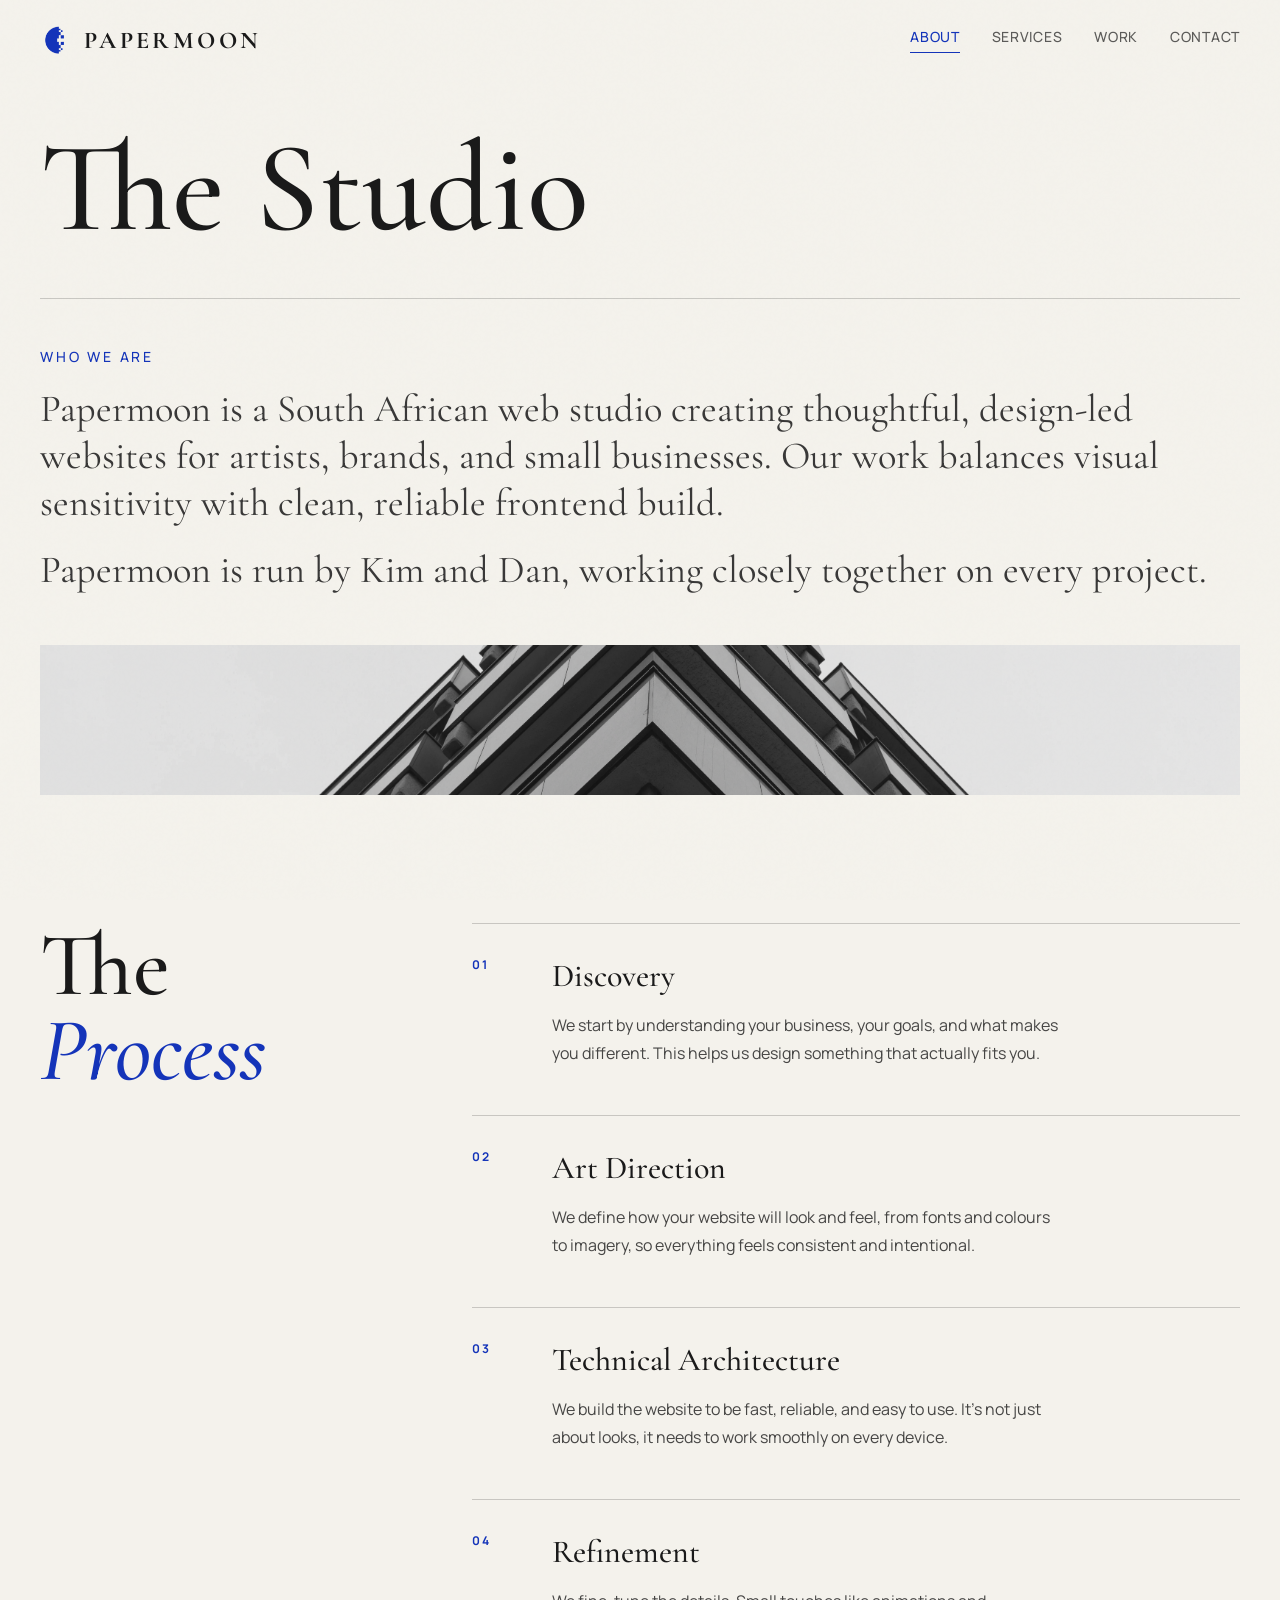
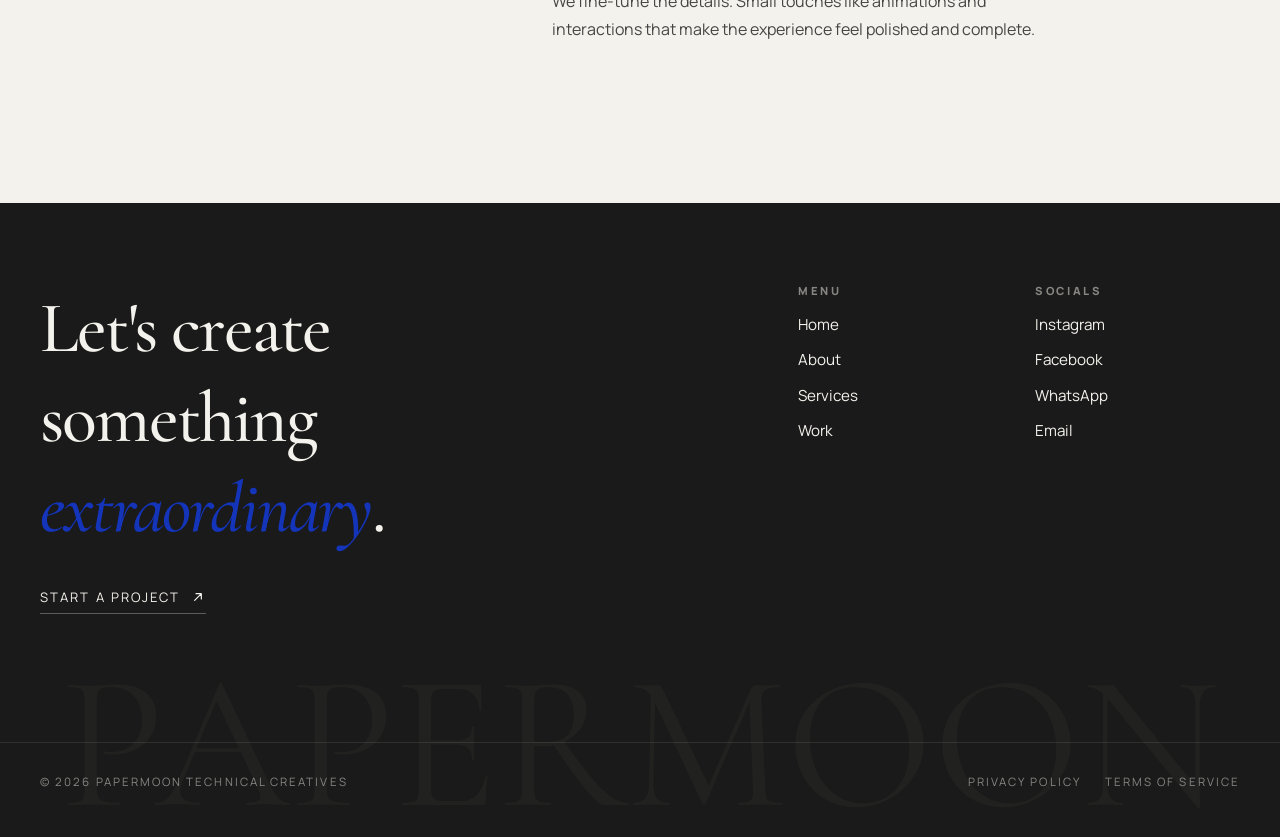
<file: about.html>
<!DOCTYPE html>
<html lang="en">
  <head>
    <meta charset="UTF-8" />
    <meta name="viewport" content="width=device-width, initial-scale=1.0" />
    <title>About | Papermoon</title>
    <meta
      name="description"
      content="Learn about Papermoon's philosophy, process, and approach to expressive digital design."
    />
    <link rel="preconnect" href="https://fonts.googleapis.com" />
    <link rel="preconnect" href="https://fonts.gstatic.com" crossorigin />
    <link
      href="https://fonts.googleapis.com/css2?family=Cormorant+Garamond:ital,wght@0,300;0,400;0,500;0,600;0,700;1,400;1,600&family=Manrope:wght@300;400;500;600;700;800&display=swap"
      rel="stylesheet"
    />
    <script async src="https://www.googletagmanager.com/gtag/js?id=G-HJ17RWFWDP"></script>
    <script>
      window.dataLayer = window.dataLayer || [];
      function gtag() {
        dataLayer.push(arguments);
      }
      gtag("js", new Date());

      gtag("config", "G-HJ17RWFWDP");
    </script>
    <link rel="icon" type="image/png" href="./pics/Papermoon%20logo.png" />
    <link rel="stylesheet" href="styles.css" />
  </head>
  <body>
    <div class="site-noise" aria-hidden="true"></div>

    <header class="site-header is-light" id="top">
      <div class="container header-inner">
        <a class="brand" href="index.html#home" aria-label="Papermoon home">
          <img src="./pics/Papermoon%20logo.png" alt="Papermoon logo" class="brand-logo" />
          <span class="brand-text">Papermoon</span>
        </a>

        <nav class="site-nav" aria-label="Primary">
          <a href="about.html" data-nav-link="about">About</a>
          <a href="services.html" data-nav-link="services">Services</a>
          <a href="work.html" data-nav-link="work">Work</a>
          <a href="contact.html" data-nav-link="contact">Contact</a>
        </nav>

        <button
          class="mobile-menu-toggle"
          type="button"
          aria-label="Toggle menu"
          aria-expanded="false"
          aria-controls="mobile-menu"
        >
          <svg class="menu-icon menu-icon-open" viewBox="0 0 24 24" fill="none" aria-hidden="true">
            <path
              d="M4 7h16M4 12h16M4 17h16"
              stroke="currentColor"
              stroke-width="1.8"
              stroke-linecap="round"
            />
          </svg>
          <svg class="menu-icon menu-icon-close" viewBox="0 0 24 24" fill="none" aria-hidden="true">
            <path
              d="M6 6l12 12M18 6L6 18"
              stroke="currentColor"
              stroke-width="1.8"
              stroke-linecap="round"
            />
          </svg>
        </button>
      </div>
    </header>

    <div class="mobile-menu-backdrop" aria-hidden="true"></div>
    <aside class="mobile-menu" id="mobile-menu" aria-hidden="true">
      <nav class="mobile-menu-nav" aria-label="Mobile primary">
        <a href="about.html" class="mobile-menu-link" data-nav-link="about">About</a>
        <a href="services.html" class="mobile-menu-link" data-nav-link="services">Services</a>
        <a href="work.html" class="mobile-menu-link" data-nav-link="work">Work</a>
        <a href="contact.html" class="mobile-menu-link" data-nav-link="contact">Contact</a>
      </nav>
    </aside>

    <main class="page-shell">
      <div class="theme-section" data-theme="light">
        <section class="about-page" data-nav-section="about">
          <div class="container">
            <header class="about-header">
              <h1 class="about-title reveal-load">The Studio</h1>

              <div class="about-philosophy">
                <div class="about-philosophy-layout">
                  <div class="about-philosophy-copy reveal-up">
                    <p class="about-kicker">Who We Are</p>
                    <p class="about-philosophy-intro">
                      Papermoon is a South African web studio creating thoughtful,
                      design-led websites for artists, brands, and small businesses. Our
                      work balances visual sensitivity with clean, reliable frontend build.
                    </p>
                    <p class="about-philosophy-intro">
                      Papermoon is run by Kim and Dan, working closely together on every project.
                    </p>
                  </div>

                  <div class="about-philosophy-card reveal-up" style="--reveal-delay: 90ms;">
                    <img src="./pics/about.webp" alt="Papermoon studio" />
                  </div>
                </div>
              </div>
            </header>

            <section class="about-process">
              <div class="about-process-layout">
                <div class="about-process-title-wrap">
                  <h2 class="about-process-title">
                    The <br />
                    <span>Process</span>
                  </h2>
                </div>

                <div class="about-process-steps">
                  <article class="about-process-step reveal-up" style="--reveal-delay: 0ms;">
                    <span class="about-step-number">01</span>
                    <div class="about-step-copy">
                      <h3>Discovery</h3>
                      <p>
                        We start by understanding your business, your goals, and what makes you
                        different. This helps us design something that actually fits you.
                      </p>
                    </div>
                  </article>

                  <article class="about-process-step reveal-up" style="--reveal-delay: 90ms;">
                    <span class="about-step-number">02</span>
                    <div class="about-step-copy">
                      <h3>Art Direction</h3>
                      <p>
                        We define how your website will look and feel, from fonts and colours to
                        imagery, so everything feels consistent and intentional.
                      </p>
                    </div>
                  </article>

                  <article class="about-process-step reveal-up" style="--reveal-delay: 180ms;">
                    <span class="about-step-number">03</span>
                    <div class="about-step-copy">
                      <h3>Technical Architecture</h3>
                      <p>
                        We build the website to be fast, reliable, and easy to use. It's not just
                        about looks, it needs to work smoothly on every device.
                      </p>
                    </div>
                  </article>

                  <article class="about-process-step reveal-up" style="--reveal-delay: 270ms;">
                    <span class="about-step-number">04</span>
                    <div class="about-step-copy">
                      <h3>Refinement</h3>
                      <p>
                        We fine-tune the details. Small touches like animations and interactions
                        that make the experience feel polished and complete.
                      </p>
                    </div>
                  </article>
                </div>
              </div>
            </section>
          </div>
        </section>
      </div>
    </main>

    <div class="theme-section" data-theme="dark">
      <footer class="site-footer" id="contact">
        <div class="texture-noise footer-noise" aria-hidden="true"></div>
        <div class="container footer-inner">
          <div class="footer-top">
            <div class="footer-cta reveal-up">
              <h2>
                Let's create <br />
                something <span>extraordinary<span class="footer-period">.</span></span>
              </h2>
              <a class="footer-project-link" href="contact.html">
                <span>Start a project</span>
                <svg viewBox="0 0 24 24" fill="none" aria-hidden="true">
                  <path
                    d="M7 17L17 7M9 7h8v8"
                    stroke="currentColor"
                    stroke-width="1.8"
                    stroke-linecap="round"
                    stroke-linejoin="round"
                  />
                </svg>
              </a>
            </div>

            <div class="footer-links">
              <div class="footer-column reveal-up" style="--reveal-delay: 100ms;">
                <p>Menu</p>
                <ul>
                  <li><a href="index.html#home">Home</a></li>
                  <li><a href="about.html">About</a></li>
                  <li><a href="services.html">Services</a></li>
                  <li><a href="work.html">Work</a></li>
                </ul>
              </div>

              <div class="footer-column reveal-up" style="--reveal-delay: 180ms;">
                <p>Socials</p>
                <ul>
                  <li><a href="https://www.instagram.com/papermoonweb/">Instagram</a></li>
                  <li><a href="https://www.facebook.com/profile.php?id=61577559519115">Facebook</a></li>
                  <li><a href="https://wa.me/27833783848">WhatsApp</a></li>
                  <li><a href="mailto:kimstadtherr@gmail.com">Email</a></li>
                </ul>
              </div>
            </div>
          </div>

          <div class="footer-bottom">
            <p>&copy; <span id="year"></span> Papermoon Technical Creatives</p>
            <div class="footer-legal">
              <a href="privacy.html">Privacy Policy</a>
              <a href="terms.html">Terms of Service</a>
            </div>
          </div>

          <div class="footer-background-word" aria-hidden="true">PAPERMOON</div>
        </div>
      </footer>
    </div>

    <script src="script.js"></script>
  </body>
</html>
</file>
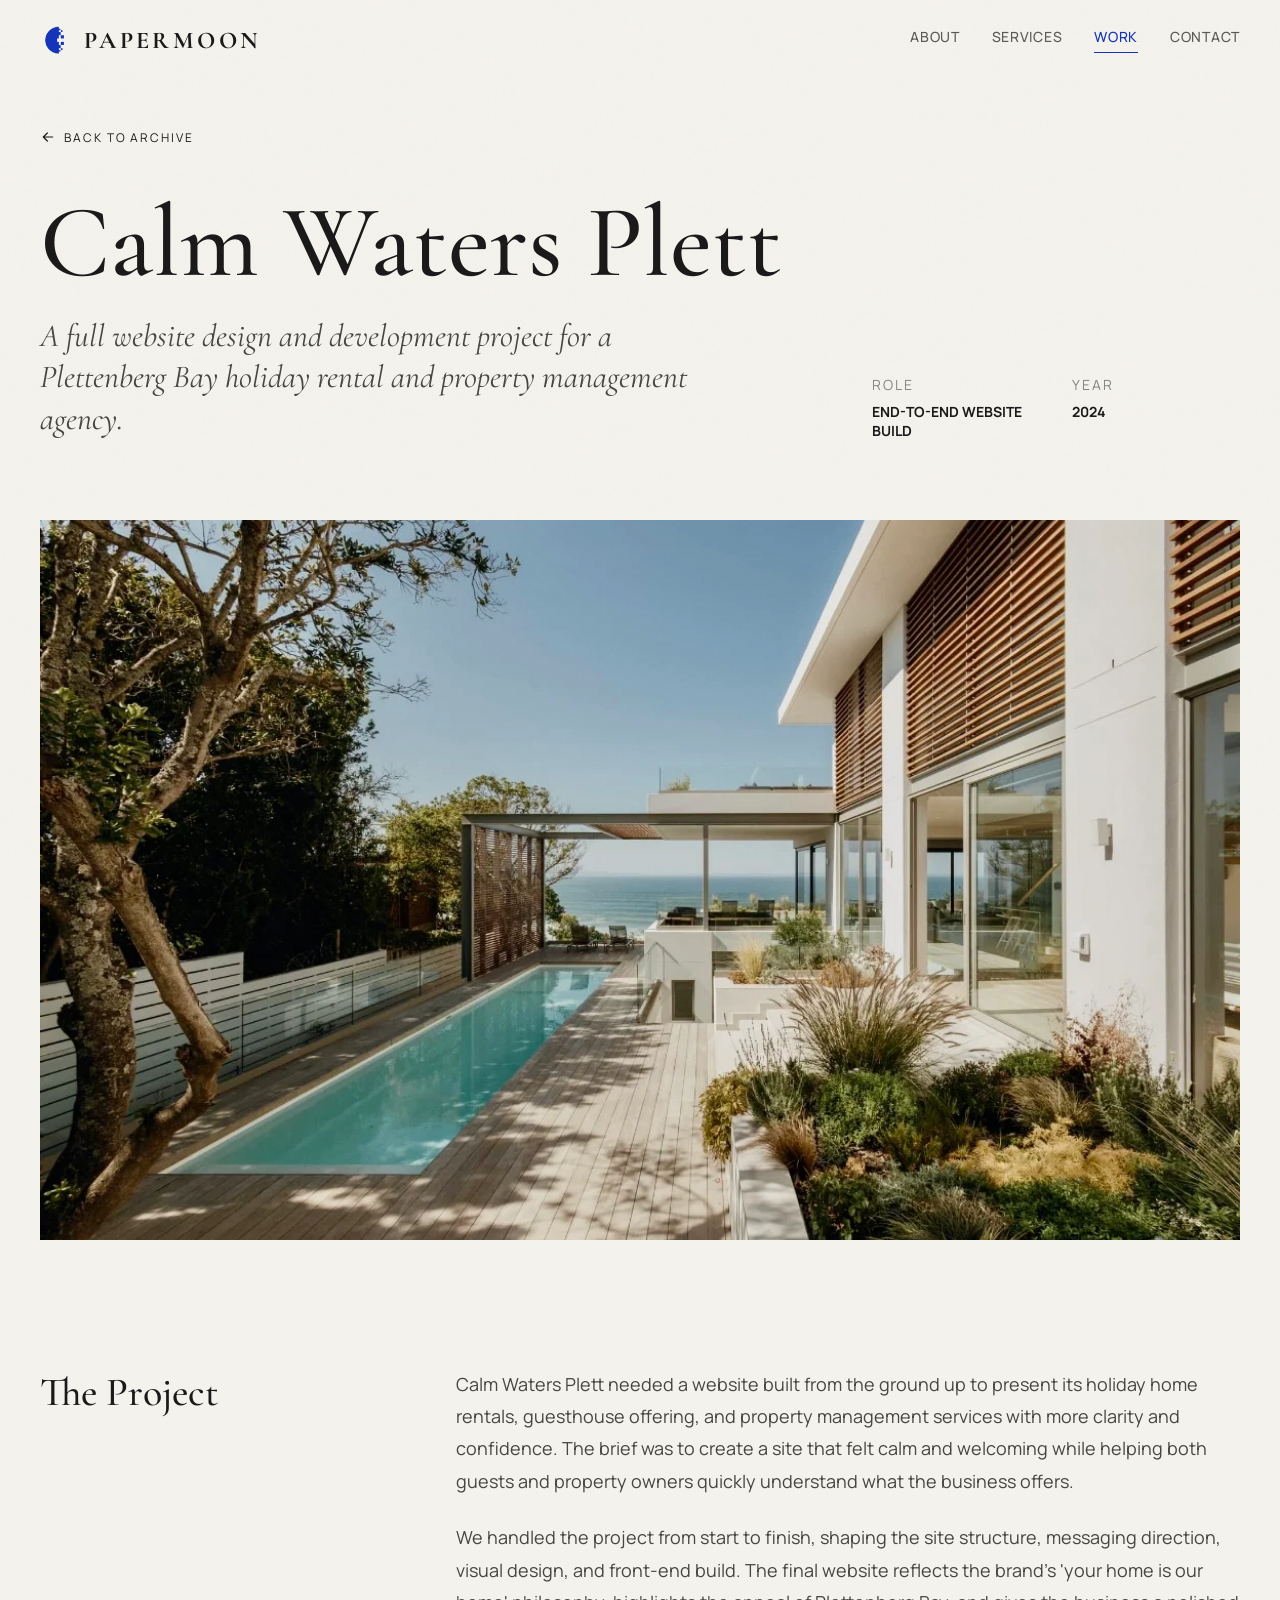
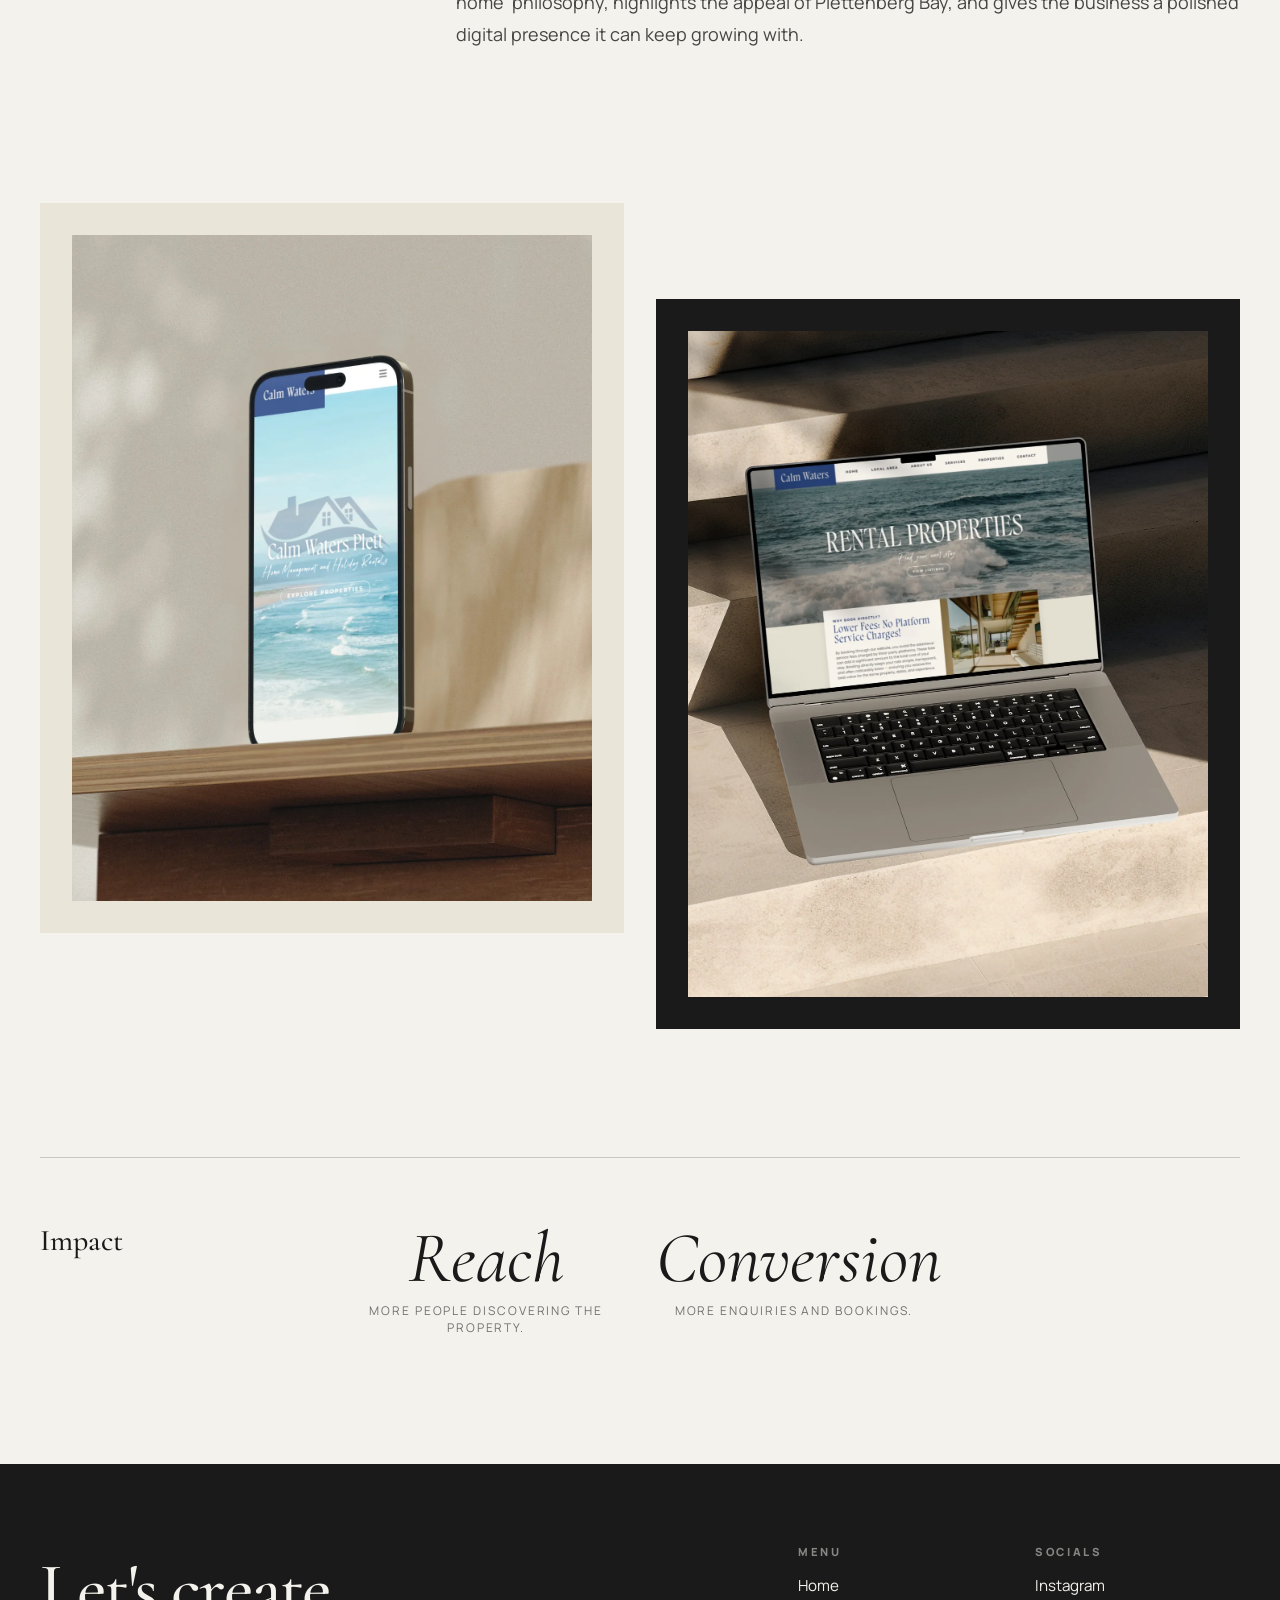
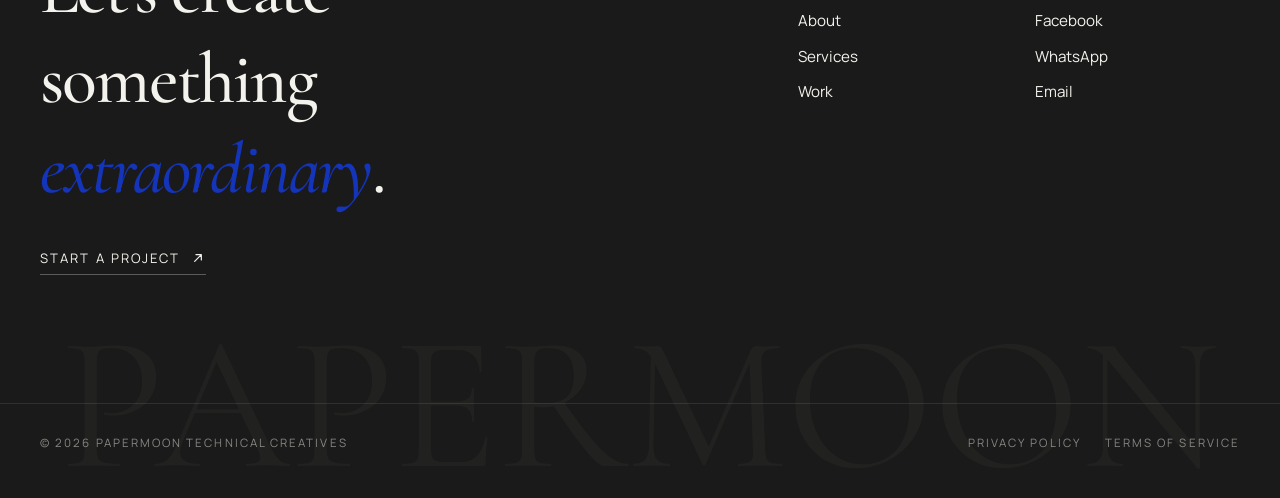
<file: case-study.html>
<!DOCTYPE html>
<html lang="en">
  <head>
    <meta charset="UTF-8" />
    <meta name="viewport" content="width=device-width, initial-scale=1.0" />
    <title>Case Study | Papermoon</title>
    <meta
      name="description"
      content="Explore a Papermoon case study in detail, from challenge to execution and impact."
    />
    <link rel="preconnect" href="https://fonts.googleapis.com" />
    <link rel="preconnect" href="https://fonts.gstatic.com" crossorigin />
    <link
      href="https://fonts.googleapis.com/css2?family=Cormorant+Garamond:ital,wght@0,300;0,400;0,500;0,600;0,700;1,400;1,600&family=Manrope:wght@300;400;500;600;700;800&display=swap"
      rel="stylesheet"
    />
    <script async src="https://www.googletagmanager.com/gtag/js?id=G-HJ17RWFWDP"></script>
    <script>
      window.dataLayer = window.dataLayer || [];
      function gtag() {
        dataLayer.push(arguments);
      }
      gtag("js", new Date());

      gtag("config", "G-HJ17RWFWDP");
    </script>
    <link rel="icon" type="image/png" href="./pics/Papermoon%20logo.png" />
    <link rel="stylesheet" href="styles.css" />
  </head>
  <body>
    <div class="site-noise" aria-hidden="true"></div>

    <header class="site-header is-light" id="top">
      <div class="container header-inner">
        <a class="brand" href="index.html#home" aria-label="Papermoon home">
          <img src="./pics/Papermoon%20logo.png" alt="Papermoon logo" class="brand-logo" />
          <span class="brand-text">Papermoon</span>
        </a>

        <nav class="site-nav" aria-label="Primary">
          <a href="about.html" data-nav-link="about">About</a>
          <a href="services.html" data-nav-link="services">Services</a>
          <a href="work.html" data-nav-link="work">Work</a>
          <a href="contact.html" data-nav-link="contact">Contact</a>
        </nav>

        <button
          class="mobile-menu-toggle"
          type="button"
          aria-label="Toggle menu"
          aria-expanded="false"
          aria-controls="mobile-menu"
        >
          <svg class="menu-icon menu-icon-open" viewBox="0 0 24 24" fill="none" aria-hidden="true">
            <path
              d="M4 7h16M4 12h16M4 17h16"
              stroke="currentColor"
              stroke-width="1.8"
              stroke-linecap="round"
            />
          </svg>
          <svg class="menu-icon menu-icon-close" viewBox="0 0 24 24" fill="none" aria-hidden="true">
            <path
              d="M6 6l12 12M18 6L6 18"
              stroke="currentColor"
              stroke-width="1.8"
              stroke-linecap="round"
            />
          </svg>
        </button>
      </div>
    </header>

    <div class="mobile-menu-backdrop" aria-hidden="true"></div>
    <aside class="mobile-menu" id="mobile-menu" aria-hidden="true">
      <nav class="mobile-menu-nav" aria-label="Mobile primary">
        <a href="about.html" class="mobile-menu-link" data-nav-link="about">About</a>
        <a href="services.html" class="mobile-menu-link" data-nav-link="services">Services</a>
        <a href="work.html" class="mobile-menu-link" data-nav-link="work">Work</a>
        <a href="contact.html" class="mobile-menu-link" data-nav-link="contact">Contact</a>
      </nav>
    </aside>

    <main class="page-shell">
      <div class="theme-section" data-theme="light">
        <section class="case-study-page" data-nav-section="work">
          <div class="container">
            <a href="work.html" class="case-study-back-link">
              <svg viewBox="0 0 24 24" fill="none" aria-hidden="true">
                <path
                  d="M19 12H5M11 6l-6 6 6 6"
                  stroke="currentColor"
                  stroke-width="1.8"
                  stroke-linecap="round"
                  stroke-linejoin="round"
                />
              </svg>
              <span>Back to Archive</span>
            </a>

            <header class="case-study-header">
              <div class="case-study-title-wrap">
                <h1 class="case-study-title reveal-load">
                  <a
                    class="case-study-title-link"
                    data-project-title-link
                    href="https://calmwatersplett.co.za/"
                    target="_blank"
                    rel="noreferrer"
                  >
                    <span data-project-title>Calm Waters Plett</span>
                  </a>
                </h1>
                <p class="case-study-intro reveal-load delay-1" data-project-intro>
                  A full website design and development project for a Plettenberg Bay holiday
                  rental and property management agency.
                </p>
              </div>
              <div class="case-study-meta reveal-up">
                <div>
                  <span>Role</span>
                  <strong data-project-role>End-to-End Website Build</strong>
                </div>
                <div>
                  <span>Year</span>
                  <strong data-project-year>2024</strong>
                </div>
              </div>
            </header>

            <div class="case-study-hero reveal-up">
              <img
                src="./pics/sewell2.webp"
                alt="Calm Waters Plett"
                data-project-image
              />
            </div>

            <section class="case-study-content">
              <div class="case-study-challenge-title">
                <h2 data-project-section-title>The Project</h2>
              </div>
              <div class="case-study-copy">
                <p data-project-copy>
                  Calm Waters Plett needed a website built from the ground up to present its
                  holiday home rentals, guesthouse offering, and property management services with
                  more clarity and confidence. The brief was to create a site that felt calm and
                  welcoming while helping both guests and property owners quickly understand what
                  the business offers.
                </p>
                <p data-project-copy>
                  We handled the project from start to finish, shaping the site structure,
                  messaging direction, visual design, and front-end build. The final website
                  reflects the brand's 'your home is our home' philosophy, highlights the appeal
                  of Plettenberg Bay, and gives the business a polished digital presence it can
                  keep growing with.
                </p>
                <p data-project-copy></p>
              </div>
            </section>

            <section class="case-study-mockups">
              <div class="case-study-mockup case-study-mockup-light">
                <img
                  src="https://images.unsplash.com/photo-1760143769741-9a215acf44cf?crop=entropy&cs=tinysrgb&fit=max&fm=jpg&ixid=M3w3Nzg4Nzd8MHwxfHNlYXJjaHwxfHxtaW5pbWFsaXN0JTIwZGlnaXRhbCUyMGFydCUyMGFic3RyYWN0JTIwYmx1ZXxlbnwxfHx8fDE3NzM4MjIwMjh8MA&ixlib=rb-4.1.0&q=80&w=1080"
                  alt="Project mockup"
                />
              </div>
              <div class="case-study-mockup case-study-mockup-dark">
                <img
                  src="https://images.unsplash.com/photo-1694500069324-d782decdd190?crop=entropy&cs=tinysrgb&fit=max&fm=jpg&ixid=M3w3Nzg4Nzd8MHwxfHNlYXJjaHwxfHxhYnN0cmFjdCUyMDNkJTIwZ2VvbWV0cmljJTIwc2hhcGVzJTIwYmx1ZXxlbnwxfHx8fDE3NzM3NTg1MTZ8MA&ixlib=rb-4.1.0&q=80&w=1080"
                  alt="Project mockup detail"
                />
              </div>
            </section>

            <section class="case-study-impact">
              <div class="case-study-impact-title">
                <h3 data-project-impact-title>Impact</h3>
              </div>
              <div class="case-study-impact-stats">
                <div class="case-study-stat">
                  <span data-project-stat-label>140%</span>
                  <p data-project-stat-copy>Increase in engagement</p>
                </div>
                <div class="case-study-stat">
                  <span data-project-stat-label>2.5x</span>
                  <p data-project-stat-copy>Longer session duration</p>
                </div>
              </div>
            </section>
          </div>
        </section>
      </div>
    </main>

    <div class="theme-section" data-theme="dark">
      <footer class="site-footer" id="contact">
        <div class="texture-noise footer-noise" aria-hidden="true"></div>
        <div class="container footer-inner">
          <div class="footer-top">
            <div class="footer-cta reveal-up">
              <h2>
                Let's create <br />
                something <span>extraordinary<span class="footer-period">.</span></span>
              </h2>
              <a class="footer-project-link" href="contact.html">
                <span>Start a project</span>
                <svg viewBox="0 0 24 24" fill="none" aria-hidden="true">
                  <path
                    d="M7 17L17 7M9 7h8v8"
                    stroke="currentColor"
                    stroke-width="1.8"
                    stroke-linecap="round"
                    stroke-linejoin="round"
                  />
                </svg>
              </a>
            </div>

            <div class="footer-links">
              <div class="footer-column reveal-up" style="--reveal-delay: 100ms;">
                <p>Menu</p>
                <ul>
                  <li><a href="index.html#home">Home</a></li>
                  <li><a href="about.html">About</a></li>
                  <li><a href="services.html">Services</a></li>
                  <li><a href="work.html">Work</a></li>
                </ul>
              </div>

              <div class="footer-column reveal-up" style="--reveal-delay: 180ms;">
                <p>Socials</p>
                <ul>
                  <li><a href="https://www.instagram.com/papermoonweb/">Instagram</a></li>
                  <li><a href="https://www.facebook.com/profile.php?id=61577559519115">Facebook</a></li>
                  <li><a href="https://wa.me/27833783848">WhatsApp</a></li>
                  <li><a href="mailto:kimstadtherr@gmail.com">Email</a></li>
                </ul>
              </div>
            </div>
          </div>

          <div class="footer-bottom">
            <p>&copy; <span id="year"></span> Papermoon Technical Creatives</p>
            <div class="footer-legal">
              <a href="privacy.html">Privacy Policy</a>
              <a href="terms.html">Terms of Service</a>
            </div>
          </div>

          <div class="footer-background-word" aria-hidden="true">PAPERMOON</div>
        </div>
      </footer>
    </div>

    <script src="script.js"></script>
  </body>
</html>
</file>
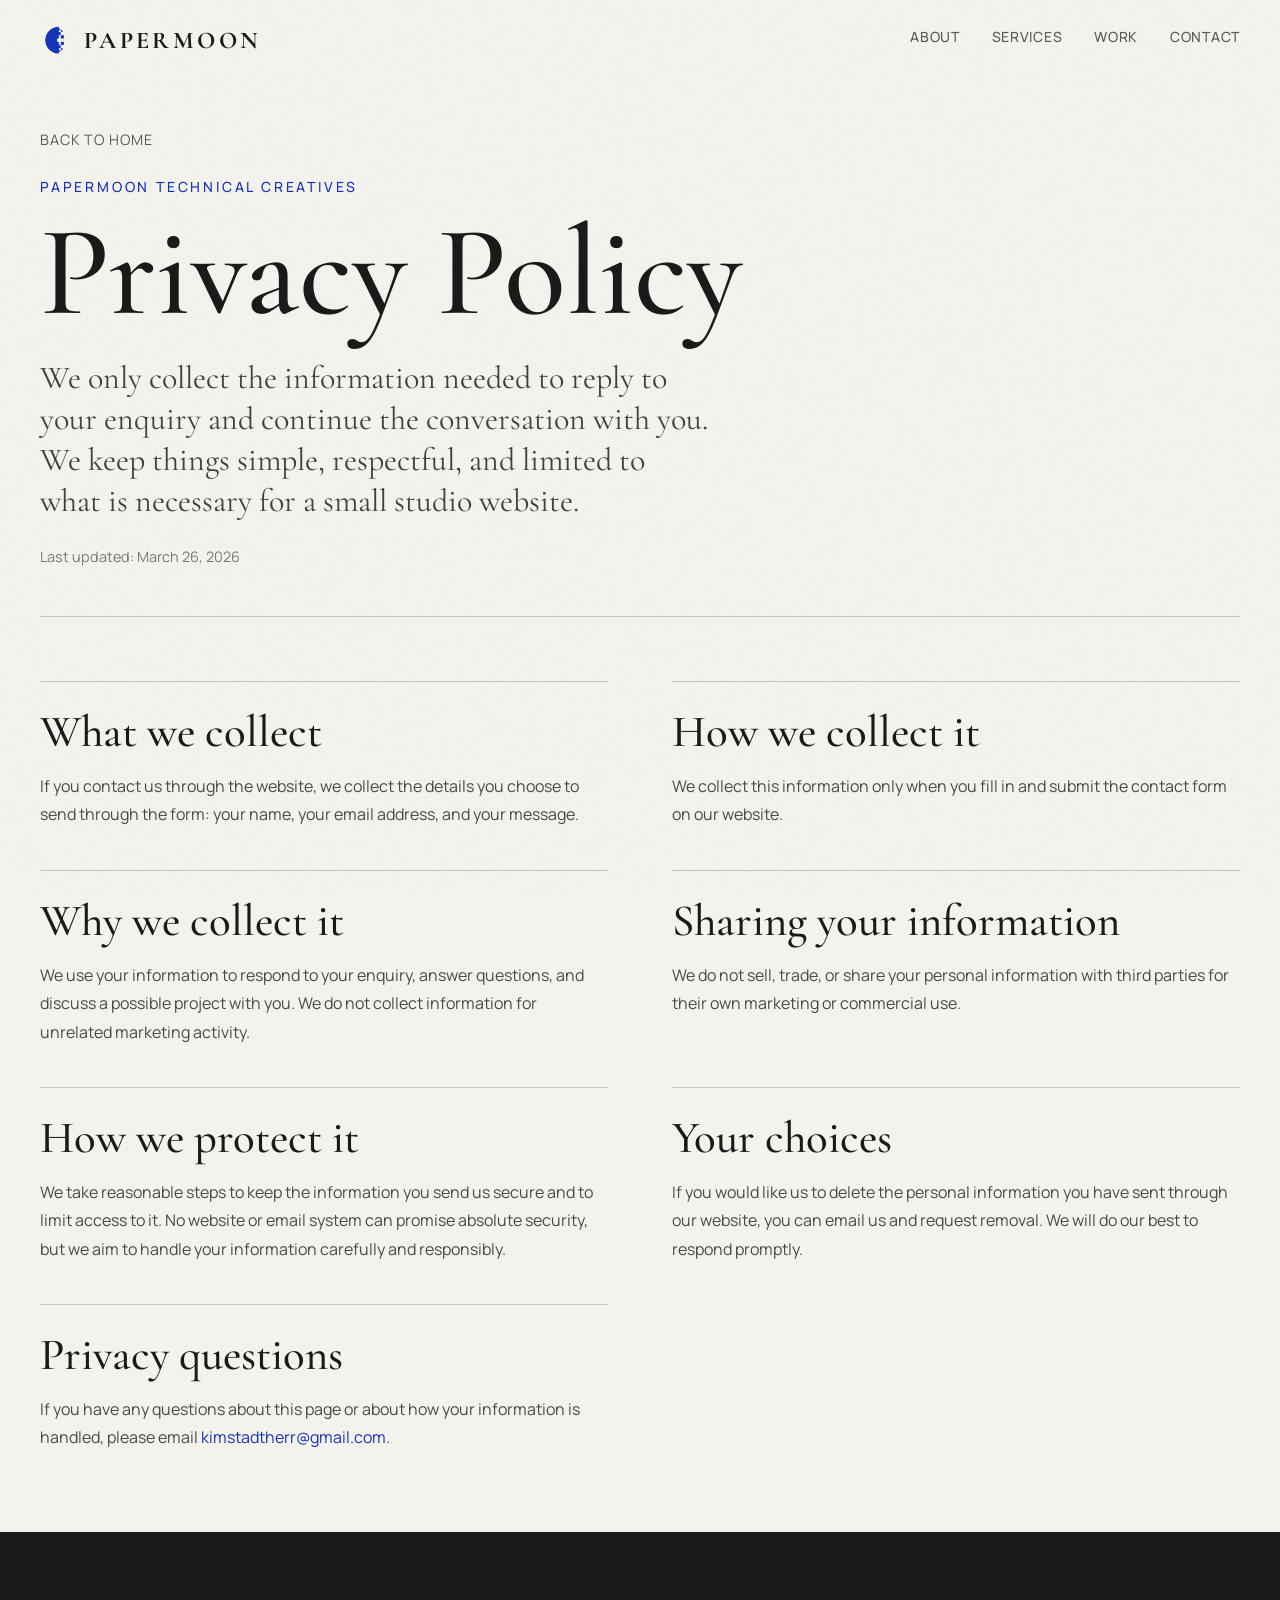
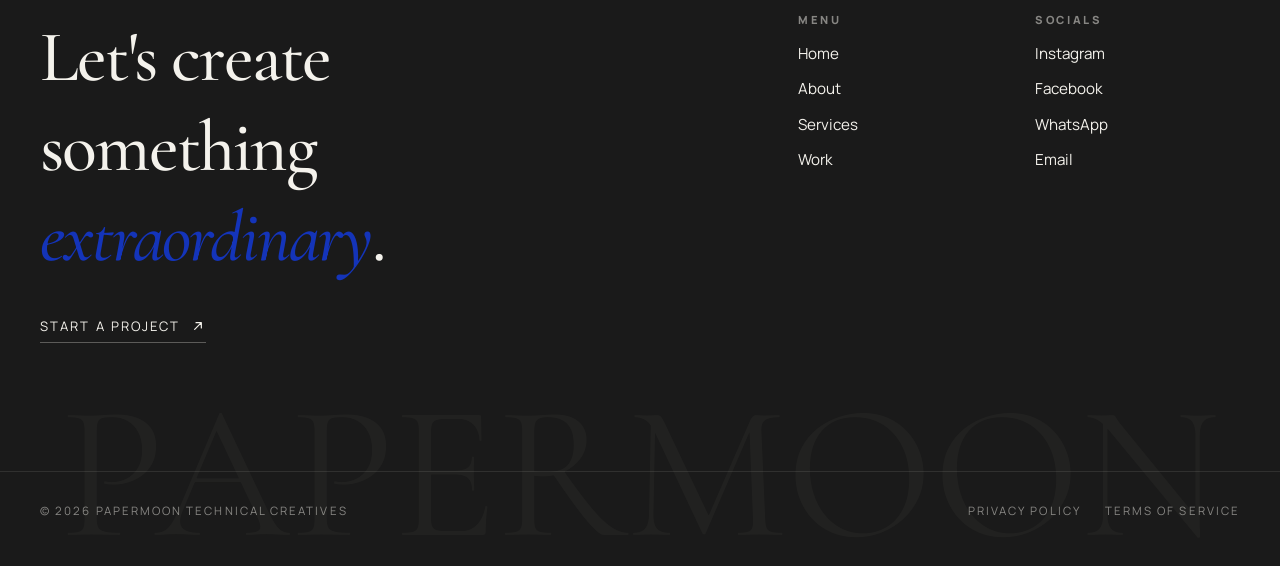
<file: privacy.html>
<!DOCTYPE html>
<html lang="en">
  <head>
    <meta charset="UTF-8" />
    <meta name="viewport" content="width=device-width, initial-scale=1.0" />
    <title>Privacy Policy | Papermoon</title>
    <meta
      name="description"
      content="Read the Papermoon privacy policy and learn how we handle the information shared through our contact form."
    />
    <link rel="preconnect" href="https://fonts.googleapis.com" />
    <link rel="preconnect" href="https://fonts.gstatic.com" crossorigin />
    <link
      href="https://fonts.googleapis.com/css2?family=Cormorant+Garamond:ital,wght@0,300;0,400;0,500;0,600;0,700;1,400;1,600&family=Manrope:wght@300;400;500;600;700;800&display=swap"
      rel="stylesheet"
    />
    <script async src="https://www.googletagmanager.com/gtag/js?id=G-HJ17RWFWDP"></script>
    <script>
      window.dataLayer = window.dataLayer || [];
      function gtag() {
        dataLayer.push(arguments);
      }
      gtag("js", new Date());

      gtag("config", "G-HJ17RWFWDP");
    </script>
    <link rel="icon" type="image/png" href="./pics/Papermoon%20logo.png" />
    <link rel="stylesheet" href="styles.css" />
  </head>
  <body>
    <div class="site-noise" aria-hidden="true"></div>

    <header class="site-header is-light" id="top">
      <div class="container header-inner">
        <a class="brand" href="index.html#home" aria-label="Papermoon home">
          <img src="./pics/Papermoon%20logo.png" alt="Papermoon logo" class="brand-logo" />
          <span class="brand-text">Papermoon</span>
        </a>

        <nav class="site-nav" aria-label="Primary">
          <a href="about.html" data-nav-link="about">About</a>
          <a href="services.html" data-nav-link="services">Services</a>
          <a href="work.html" data-nav-link="work">Work</a>
          <a href="contact.html" data-nav-link="contact">Contact</a>
        </nav>

        <button
          class="mobile-menu-toggle"
          type="button"
          aria-label="Toggle menu"
          aria-expanded="false"
          aria-controls="mobile-menu"
        >
          <svg class="menu-icon menu-icon-open" viewBox="0 0 24 24" fill="none" aria-hidden="true">
            <path
              d="M4 7h16M4 12h16M4 17h16"
              stroke="currentColor"
              stroke-width="1.8"
              stroke-linecap="round"
            />
          </svg>
          <svg class="menu-icon menu-icon-close" viewBox="0 0 24 24" fill="none" aria-hidden="true">
            <path
              d="M6 6l12 12M18 6L6 18"
              stroke="currentColor"
              stroke-width="1.8"
              stroke-linecap="round"
            />
          </svg>
        </button>
      </div>
    </header>

    <div class="mobile-menu-backdrop" aria-hidden="true"></div>
    <aside class="mobile-menu" id="mobile-menu" aria-hidden="true">
      <nav class="mobile-menu-nav" aria-label="Mobile primary">
        <a href="about.html" class="mobile-menu-link" data-nav-link="about">About</a>
        <a href="services.html" class="mobile-menu-link" data-nav-link="services">Services</a>
        <a href="work.html" class="mobile-menu-link" data-nav-link="work">Work</a>
        <a href="contact.html" class="mobile-menu-link" data-nav-link="contact">Contact</a>
      </nav>
    </aside>

    <main class="page-shell">
      <div class="theme-section" data-theme="light">
        <section class="legal-page">
          <div class="container">
            <header class="legal-header">
              <a class="legal-home-link" href="index.html#home">Back to Home</a>
              <p class="legal-eyebrow">Papermoon Technical Creatives</p>
              <h1 class="legal-title reveal-load">Privacy Policy</h1>
              <p class="legal-intro reveal-up">
                We only collect the information needed to reply to your enquiry and continue
                the conversation with you. We keep things simple, respectful, and limited to
                what is necessary for a small studio website.
              </p>
              <p class="legal-meta reveal-up" style="--reveal-delay: 90ms;">
                Last updated: March 26, 2026
              </p>
            </header>

            <div class="legal-grid">
              <section class="legal-section reveal-up">
                <h2>What we collect</h2>
                <p>
                  If you contact us through the website, we collect the details you choose to
                  send through the form: your name, your email address, and your message.
                </p>
              </section>

              <section class="legal-section reveal-up" style="--reveal-delay: 70ms;">
                <h2>How we collect it</h2>
                <p>
                  We collect this information only when you fill in and submit the contact form
                  on our website.
                </p>
              </section>

              <section class="legal-section reveal-up" style="--reveal-delay: 140ms;">
                <h2>Why we collect it</h2>
                <p>
                  We use your information to respond to your enquiry, answer questions, and
                  discuss a possible project with you. We do not collect information for
                  unrelated marketing activity.
                </p>
              </section>

              <section class="legal-section reveal-up" style="--reveal-delay: 210ms;">
                <h2>Sharing your information</h2>
                <p>
                  We do not sell, trade, or share your personal information with third parties
                  for their own marketing or commercial use.
                </p>
              </section>

              <section class="legal-section reveal-up" style="--reveal-delay: 280ms;">
                <h2>How we protect it</h2>
                <p>
                  We take reasonable steps to keep the information you send us secure and to
                  limit access to it. No website or email system can promise absolute security,
                  but we aim to handle your information carefully and responsibly.
                </p>
              </section>

              <section class="legal-section reveal-up" style="--reveal-delay: 350ms;">
                <h2>Your choices</h2>
                <p>
                  If you would like us to delete the personal information you have sent through
                  our website, you can email us and request removal. We will do our best to
                  respond promptly.
                </p>
              </section>

              <section class="legal-section reveal-up" style="--reveal-delay: 420ms;">
                <h2>Privacy questions</h2>
                <p>
                  If you have any questions about this page or about how your information is
                  handled, please email
                  <a href="mailto:kimstadtherr@gmail.com">kimstadtherr@gmail.com</a>.
                </p>
              </section>
            </div>
          </div>
        </section>
      </div>
    </main>

    <div class="theme-section" data-theme="dark">
      <footer class="site-footer" id="contact">
        <div class="texture-noise footer-noise" aria-hidden="true"></div>
        <div class="container footer-inner">
          <div class="footer-top">
            <div class="footer-cta reveal-up">
              <h2>
                Let's create <br />
                something <span>extraordinary<span class="footer-period">.</span></span>
              </h2>
              <a class="footer-project-link" href="contact.html">
                <span>Start a project</span>
                <svg viewBox="0 0 24 24" fill="none" aria-hidden="true">
                  <path
                    d="M7 17L17 7M9 7h8v8"
                    stroke="currentColor"
                    stroke-width="1.8"
                    stroke-linecap="round"
                    stroke-linejoin="round"
                  />
                </svg>
              </a>
            </div>

            <div class="footer-links">
              <div class="footer-column reveal-up" style="--reveal-delay: 100ms;">
                <p>Menu</p>
                <ul>
                  <li><a href="index.html#home">Home</a></li>
                  <li><a href="about.html">About</a></li>
                  <li><a href="services.html">Services</a></li>
                  <li><a href="work.html">Work</a></li>
                </ul>
              </div>

              <div class="footer-column reveal-up" style="--reveal-delay: 180ms;">
                <p>Socials</p>
                <ul>
                  <li><a href="https://www.instagram.com/papermoonweb/">Instagram</a></li>
                  <li><a href="https://www.facebook.com/profile.php?id=61577559519115">Facebook</a></li>
                  <li><a href="https://wa.me/27833783848">WhatsApp</a></li>
                  <li><a href="mailto:kimstadtherr@gmail.com">Email</a></li>
                </ul>
              </div>
            </div>
          </div>

          <div class="footer-bottom">
            <p>&copy; <span id="year"></span> Papermoon Technical Creatives</p>
            <div class="footer-legal">
              <a href="privacy.html">Privacy Policy</a>
              <a href="terms.html">Terms of Service</a>
            </div>
          </div>

          <div class="footer-background-word" aria-hidden="true">PAPERMOON</div>
        </div>
      </footer>
    </div>

    <script src="script.js"></script>
  </body>
</html>
</file>
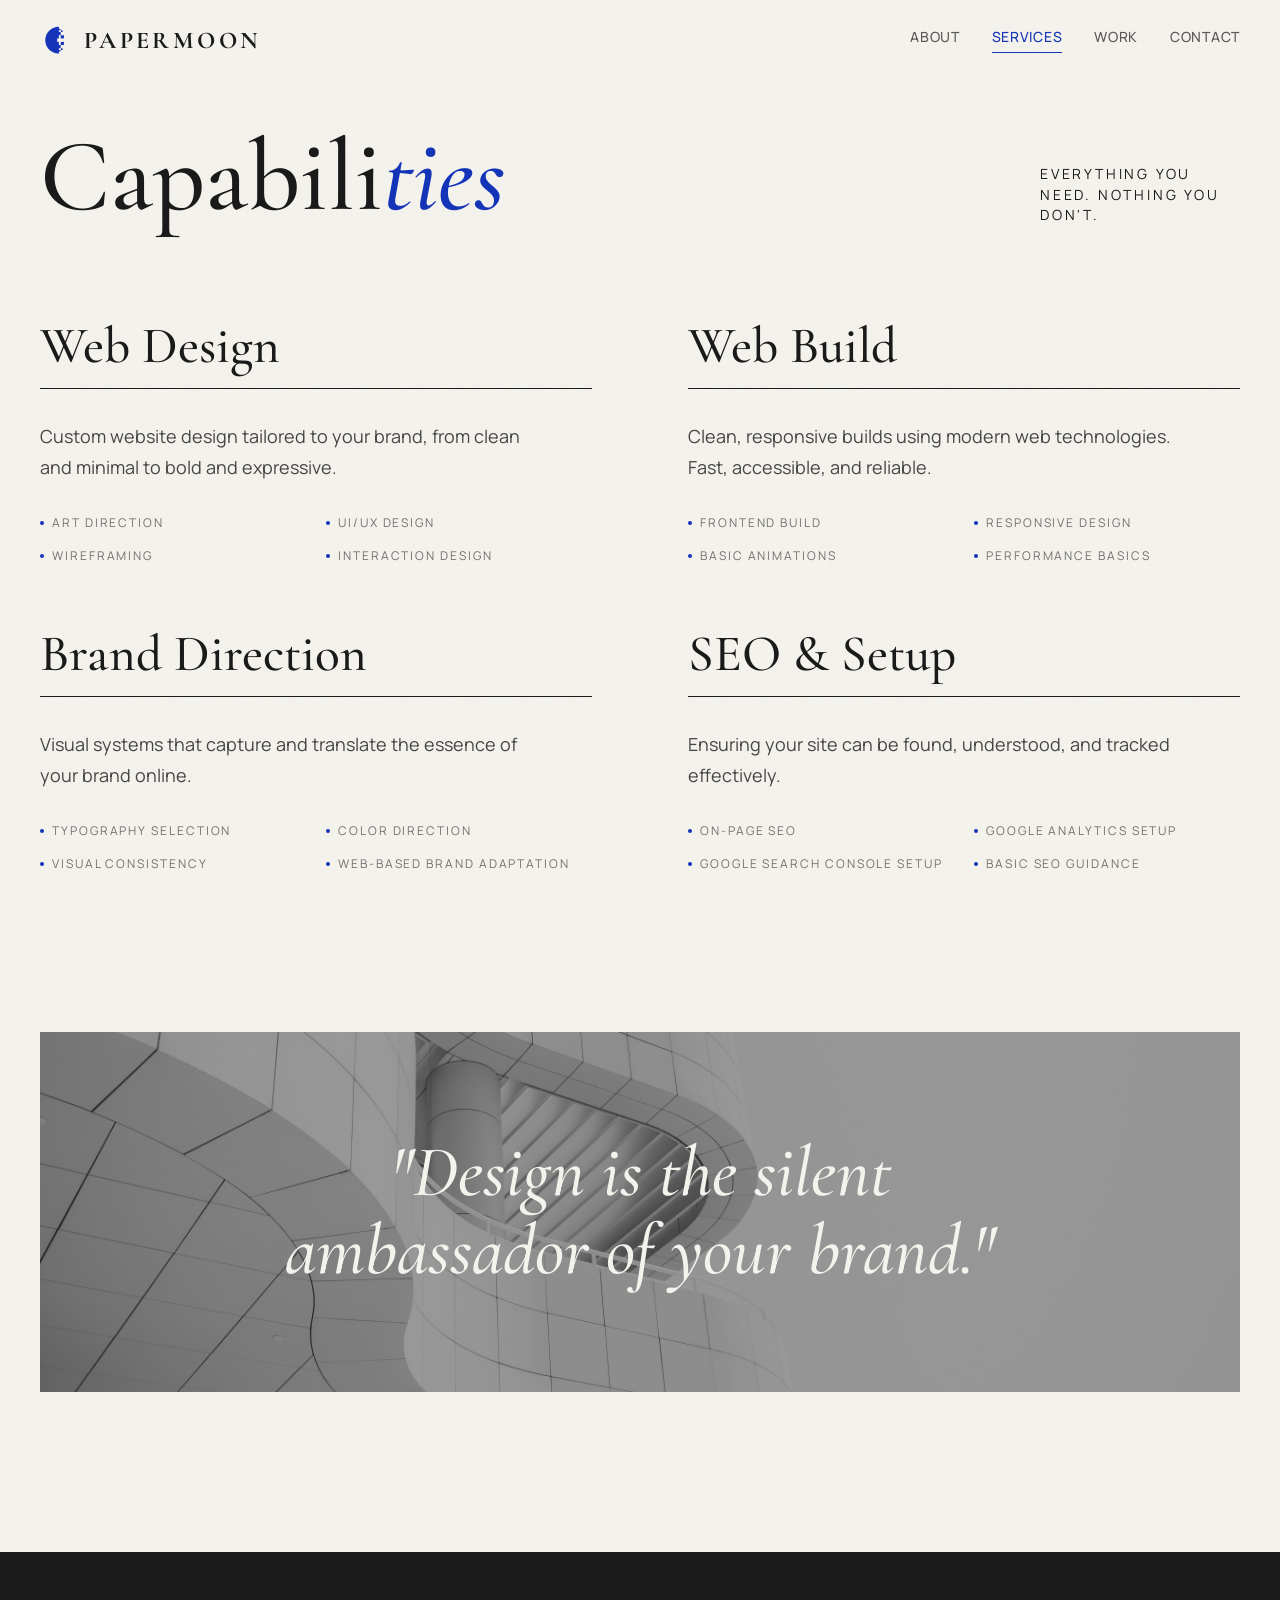
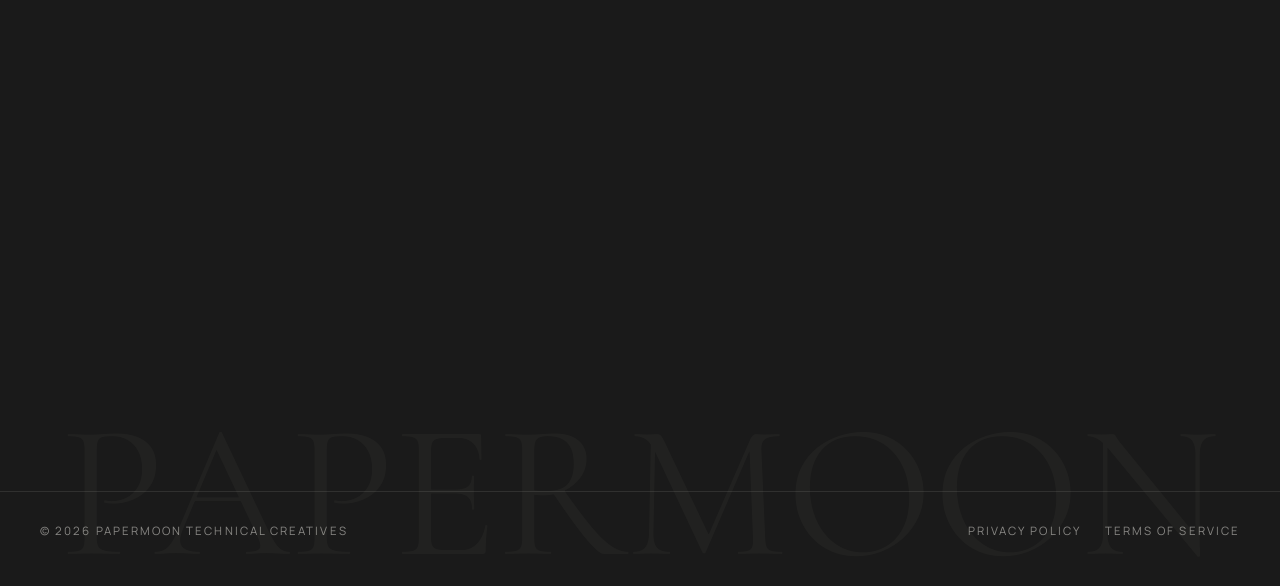
<file: services.html>
<!DOCTYPE html>
<html lang="en">
  <head>
    <meta charset="UTF-8" />
    <meta name="viewport" content="width=device-width, initial-scale=1.0" />
    <title>Services | Papermoon</title>
    <meta
      name="description"
      content="Explore Papermoon's capabilities across web design, development, branding, and strategy."
    />
    <link rel="preconnect" href="https://fonts.googleapis.com" />
    <link rel="preconnect" href="https://fonts.gstatic.com" crossorigin />
    <link
      href="https://fonts.googleapis.com/css2?family=Cormorant+Garamond:ital,wght@0,300;0,400;0,500;0,600;0,700;1,400;1,600&family=Manrope:wght@300;400;500;600;700;800&display=swap"
      rel="stylesheet"
    />
    <script async src="https://www.googletagmanager.com/gtag/js?id=G-HJ17RWFWDP"></script>
    <script>
      window.dataLayer = window.dataLayer || [];
      function gtag() {
        dataLayer.push(arguments);
      }
      gtag("js", new Date());

      gtag("config", "G-HJ17RWFWDP");
    </script>
    <link rel="icon" type="image/png" href="./pics/Papermoon%20logo.png" />
    <link rel="stylesheet" href="styles.css" />
  </head>
  <body>
    <div class="site-noise" aria-hidden="true"></div>

    <header class="site-header is-light" id="top">
      <div class="container header-inner">
        <a class="brand" href="index.html#home" aria-label="Papermoon home">
          <img src="./pics/Papermoon%20logo.png" alt="Papermoon logo" class="brand-logo" />
          <span class="brand-text">Papermoon</span>
        </a>

        <nav class="site-nav" aria-label="Primary">
          <a href="about.html" data-nav-link="about">About</a>
          <a href="services.html" data-nav-link="services">Services</a>
          <a href="work.html" data-nav-link="work">Work</a>
          <a href="contact.html" data-nav-link="contact">Contact</a>
        </nav>

        <button
          class="mobile-menu-toggle"
          type="button"
          aria-label="Toggle menu"
          aria-expanded="false"
          aria-controls="mobile-menu"
        >
          <svg class="menu-icon menu-icon-open" viewBox="0 0 24 24" fill="none" aria-hidden="true">
            <path
              d="M4 7h16M4 12h16M4 17h16"
              stroke="currentColor"
              stroke-width="1.8"
              stroke-linecap="round"
            />
          </svg>
          <svg class="menu-icon menu-icon-close" viewBox="0 0 24 24" fill="none" aria-hidden="true">
            <path
              d="M6 6l12 12M18 6L6 18"
              stroke="currentColor"
              stroke-width="1.8"
              stroke-linecap="round"
            />
          </svg>
        </button>
      </div>
    </header>

    <div class="mobile-menu-backdrop" aria-hidden="true"></div>
    <aside class="mobile-menu" id="mobile-menu" aria-hidden="true">
      <nav class="mobile-menu-nav" aria-label="Mobile primary">
        <a href="about.html" class="mobile-menu-link" data-nav-link="about">About</a>
        <a href="services.html" class="mobile-menu-link" data-nav-link="services">Services</a>
        <a href="work.html" class="mobile-menu-link" data-nav-link="work">Work</a>
        <a href="contact.html" class="mobile-menu-link" data-nav-link="contact">Contact</a>
      </nav>
    </aside>

    <main class="page-shell">
      <div class="theme-section" data-theme="light">
        <section class="services-page" data-nav-section="services">
          <div class="container">
            <header class="services-page-header">
              <h1 class="services-page-title reveal-load">
                Capabili<span>ties</span>
              </h1>
              <p class="services-page-subtitle reveal-load delay-1">
                Everything you need. Nothing you don't.
              </p>
            </header>

            <section class="services-page-grid">
              <article class="service-card reveal-up" style="--reveal-delay: 0ms;">
                <div class="service-card-head">
                  <h2>Web Design</h2>
                  <span class="service-card-arrow" aria-hidden="true">
                    <svg viewBox="0 0 24 24" fill="none">
                      <path
                        d="M5 12h14M13 5l7 7-7 7"
                        stroke="currentColor"
                        stroke-width="1.8"
                        stroke-linecap="round"
                        stroke-linejoin="round"
                      />
                    </svg>
                  </span>
                </div>
                <p class="service-card-desc">
                  Custom website design tailored to your brand, from clean and minimal to bold and
                  expressive.
                </p>
                <ul class="service-card-features">
                  <li><span></span>Art Direction</li>
                  <li><span></span>UI/UX Design</li>
                  <li><span></span>Wireframing</li>
                  <li><span></span>Interaction Design</li>
                </ul>
              </article>

              <article class="service-card reveal-up" style="--reveal-delay: 90ms;">
                <div class="service-card-head">
                  <h2>Web Build</h2>
                  <span class="service-card-arrow" aria-hidden="true">
                    <svg viewBox="0 0 24 24" fill="none">
                      <path
                        d="M5 12h14M13 5l7 7-7 7"
                        stroke="currentColor"
                        stroke-width="1.8"
                        stroke-linecap="round"
                        stroke-linejoin="round"
                      />
                    </svg>
                  </span>
                </div>
                <p class="service-card-desc">
                  Clean, responsive builds using modern web technologies. Fast, accessible, and
                  reliable.
                </p>
                <ul class="service-card-features">
                  <li><span></span>Frontend Build</li>
                  <li><span></span>Responsive Design</li>
                  <li><span></span>Basic Animations
                  <li><span></span>Performance Basics</li>
                </ul>
              </article>

              <article class="service-card reveal-up" style="--reveal-delay: 180ms;">
                <div class="service-card-head">
                  <h2>Brand Direction</h2>
                  <span class="service-card-arrow" aria-hidden="true">
                    <svg viewBox="0 0 24 24" fill="none">
                      <path
                        d="M5 12h14M13 5l7 7-7 7"
                        stroke="currentColor"
                        stroke-width="1.8"
                        stroke-linecap="round"
                        stroke-linejoin="round"
                      />
                    </svg>
                  </span>
                </div>
                <p class="service-card-desc">
                  Visual systems that capture and translate the essence of your brand online.
                </p>
                <ul class="service-card-features">
                  <li><span></span>Typography Selection</li>
                  <li><span></span>Color Direction</li>
                  <li><span></span>Visual Consistency</li>
                  <li><span></span>Web-Based Brand Adaptation</li>
                </ul>
              </article>

              <article class="service-card reveal-up" style="--reveal-delay: 270ms;">
                <div class="service-card-head">
                  <h2>SEO &amp; Setup</h2>
                  <span class="service-card-arrow" aria-hidden="true">
                    <svg viewBox="0 0 24 24" fill="none">
                      <path
                        d="M5 12h14M13 5l7 7-7 7"
                        stroke="currentColor"
                        stroke-width="1.8"
                        stroke-linecap="round"
                        stroke-linejoin="round"
                      />
                    </svg>
                  </span>
                </div>
                <p class="service-card-desc">
                  Ensuring your site can be found, understood, and tracked effectively.
                </p>
                <ul class="service-card-features">
                  <li><span></span>On-page SEO</li>
                  <li><span></span>Google Analytics setup</li>
                  <li><span></span>Google Search Console setup</li>
                  <li><span></span>Basic SEO Guidance</li>
                </ul>
              </article>
            </section>

            <section class="services-quote-break reveal-up">
              <img
                src="./pics/quote.webp"
                alt="Abstract geometric composition"
              />
              <div class="services-quote-overlay">
                <h2>"Design is the silent ambassador of your brand."</h2>
              </div>
            </section>
          </div>
        </section>
      </div>
    </main>

    <div class="theme-section" data-theme="dark">
      <footer class="site-footer" id="contact">
        <div class="texture-noise footer-noise" aria-hidden="true"></div>
        <div class="container footer-inner">
          <div class="footer-top">
            <div class="footer-cta reveal-up">
              <h2>
                Let's create <br />
                something <span>extraordinary<span class="footer-period">.</span></span>
              </h2>
              <a class="footer-project-link" href="contact.html">
                <span>Start a project</span>
                <svg viewBox="0 0 24 24" fill="none" aria-hidden="true">
                  <path
                    d="M7 17L17 7M9 7h8v8"
                    stroke="currentColor"
                    stroke-width="1.8"
                    stroke-linecap="round"
                    stroke-linejoin="round"
                  />
                </svg>
              </a>
            </div>

            <div class="footer-links">
              <div class="footer-column reveal-up" style="--reveal-delay: 100ms;">
                <p>Menu</p>
                <ul>
                  <li><a href="index.html#home">Home</a></li>
                  <li><a href="about.html">About</a></li>
                  <li><a href="services.html">Services</a></li>
                  <li><a href="work.html">Work</a></li>
                </ul>
              </div>

              <div class="footer-column reveal-up" style="--reveal-delay: 180ms;">
                <p>Socials</p>
                <ul>
                  <li><a href="https://www.instagram.com/papermoonweb/">Instagram</a></li>
                  <li><a href="https://www.facebook.com/profile.php?id=61577559519115">Facebook</a></li>
                  <li><a href="https://wa.me/27833783848">WhatsApp</a></li>
                  <li><a href="mailto:kimstadtherr@gmail.com">Email</a></li>
                </ul>
              </div>
            </div>
          </div>

          <div class="footer-bottom">
            <p>&copy; <span id="year"></span> Papermoon Technical Creatives</p>
            <div class="footer-legal">
              <a href="privacy.html">Privacy Policy</a>
              <a href="terms.html">Terms of Service</a>
            </div>
          </div>

          <div class="footer-background-word" aria-hidden="true">PAPERMOON</div>
        </div>
      </footer>
    </div>

    <script src="script.js"></script>
  </body>
</html>
</file>
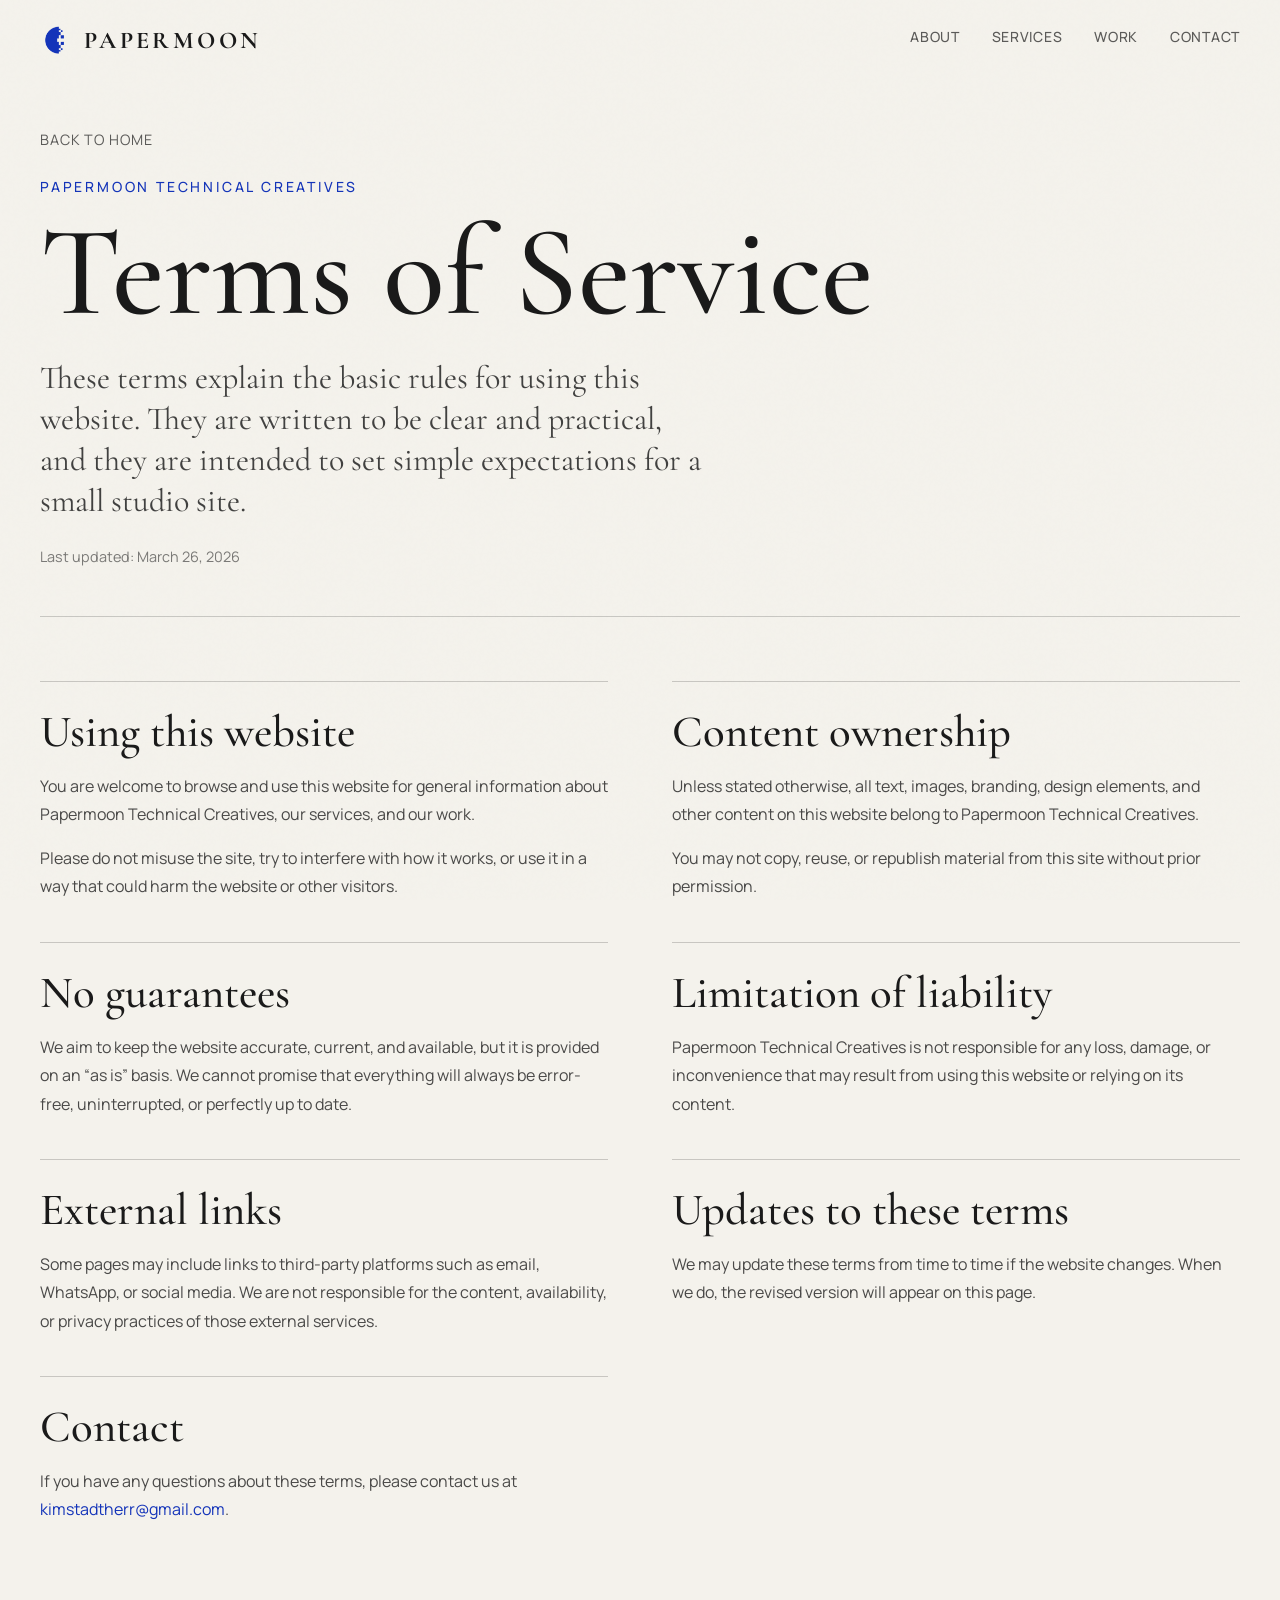
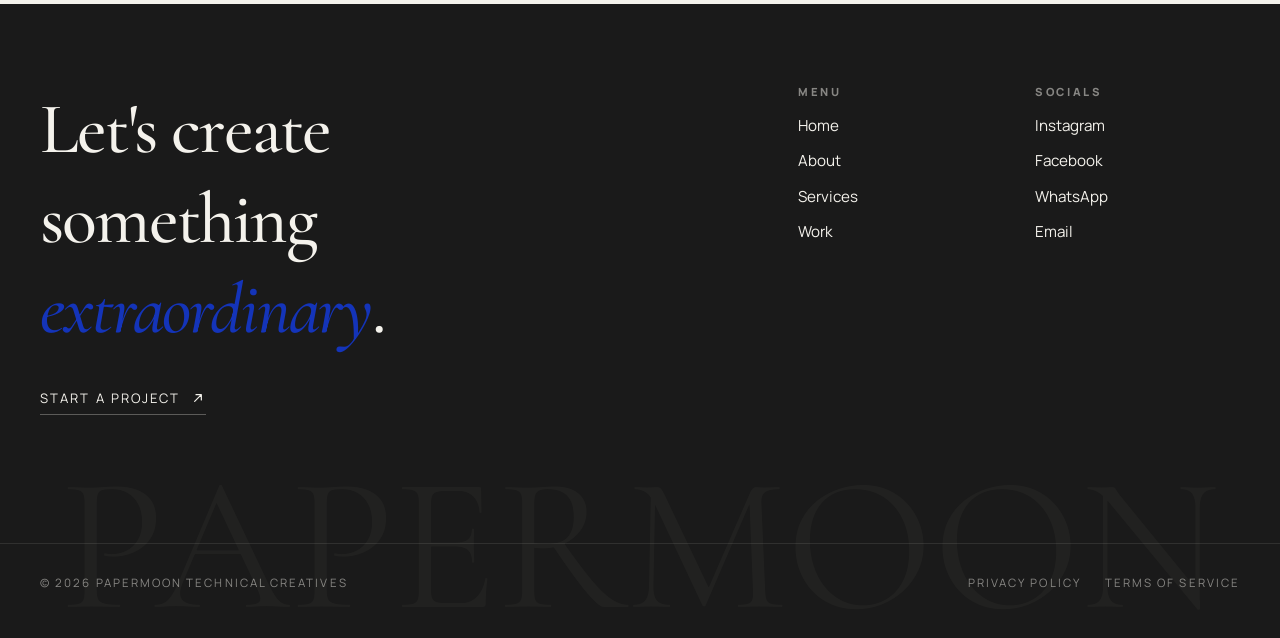
<file: terms.html>
<!DOCTYPE html>
<html lang="en">
  <head>
    <meta charset="UTF-8" />
    <meta name="viewport" content="width=device-width, initial-scale=1.0" />
    <title>Terms of Service | Papermoon</title>
    <meta
      name="description"
      content="Read the Papermoon terms of service for general use of the website and information about content ownership."
    />
    <link rel="preconnect" href="https://fonts.googleapis.com" />
    <link rel="preconnect" href="https://fonts.gstatic.com" crossorigin />
    <link
      href="https://fonts.googleapis.com/css2?family=Cormorant+Garamond:ital,wght@0,300;0,400;0,500;0,600;0,700;1,400;1,600&family=Manrope:wght@300;400;500;600;700;800&display=swap"
      rel="stylesheet"
    />
    <script async src="https://www.googletagmanager.com/gtag/js?id=G-HJ17RWFWDP"></script>
    <script>
      window.dataLayer = window.dataLayer || [];
      function gtag() {
        dataLayer.push(arguments);
      }
      gtag("js", new Date());

      gtag("config", "G-HJ17RWFWDP");
    </script>
    <link rel="icon" type="image/png" href="./pics/Papermoon%20logo.png" />
    <link rel="stylesheet" href="styles.css" />
  </head>
  <body>
    <div class="site-noise" aria-hidden="true"></div>

    <header class="site-header is-light" id="top">
      <div class="container header-inner">
        <a class="brand" href="index.html#home" aria-label="Papermoon home">
          <img src="./pics/Papermoon%20logo.png" alt="Papermoon logo" class="brand-logo" />
          <span class="brand-text">Papermoon</span>
        </a>

        <nav class="site-nav" aria-label="Primary">
          <a href="about.html" data-nav-link="about">About</a>
          <a href="services.html" data-nav-link="services">Services</a>
          <a href="work.html" data-nav-link="work">Work</a>
          <a href="contact.html" data-nav-link="contact">Contact</a>
        </nav>

        <button
          class="mobile-menu-toggle"
          type="button"
          aria-label="Toggle menu"
          aria-expanded="false"
          aria-controls="mobile-menu"
        >
          <svg class="menu-icon menu-icon-open" viewBox="0 0 24 24" fill="none" aria-hidden="true">
            <path
              d="M4 7h16M4 12h16M4 17h16"
              stroke="currentColor"
              stroke-width="1.8"
              stroke-linecap="round"
            />
          </svg>
          <svg class="menu-icon menu-icon-close" viewBox="0 0 24 24" fill="none" aria-hidden="true">
            <path
              d="M6 6l12 12M18 6L6 18"
              stroke="currentColor"
              stroke-width="1.8"
              stroke-linecap="round"
            />
          </svg>
        </button>
      </div>
    </header>

    <div class="mobile-menu-backdrop" aria-hidden="true"></div>
    <aside class="mobile-menu" id="mobile-menu" aria-hidden="true">
      <nav class="mobile-menu-nav" aria-label="Mobile primary">
        <a href="about.html" class="mobile-menu-link" data-nav-link="about">About</a>
        <a href="services.html" class="mobile-menu-link" data-nav-link="services">Services</a>
        <a href="work.html" class="mobile-menu-link" data-nav-link="work">Work</a>
        <a href="contact.html" class="mobile-menu-link" data-nav-link="contact">Contact</a>
      </nav>
    </aside>

    <main class="page-shell">
      <div class="theme-section" data-theme="light">
        <section class="legal-page">
          <div class="container">
            <header class="legal-header">
              <a class="legal-home-link" href="index.html#home">Back to Home</a>
              <p class="legal-eyebrow">Papermoon Technical Creatives</p>
              <h1 class="legal-title reveal-load">Terms of Service</h1>
              <p class="legal-intro reveal-up">
                These terms explain the basic rules for using this website. They are written to
                be clear and practical, and they are intended to set simple expectations for a
                small studio site.
              </p>
              <p class="legal-meta reveal-up" style="--reveal-delay: 90ms;">
                Last updated: March 26, 2026
              </p>
            </header>

            <div class="legal-grid">
              <section class="legal-section reveal-up">
                <h2>Using this website</h2>
                <p>
                  You are welcome to browse and use this website for general information about
                  Papermoon Technical Creatives, our services, and our work.
                </p>
                <p>
                  Please do not misuse the site, try to interfere with how it works, or use it
                  in a way that could harm the website or other visitors.
                </p>
              </section>

              <section class="legal-section reveal-up" style="--reveal-delay: 70ms;">
                <h2>Content ownership</h2>
                <p>
                  Unless stated otherwise, all text, images, branding, design elements, and
                  other content on this website belong to Papermoon Technical Creatives.
                </p>
                <p>
                  You may not copy, reuse, or republish material from this site without prior
                  permission.
                </p>
              </section>

              <section class="legal-section reveal-up" style="--reveal-delay: 140ms;">
                <h2>No guarantees</h2>
                <p>
                  We aim to keep the website accurate, current, and available, but it is
                  provided on an &ldquo;as is&rdquo; basis. We cannot promise that everything will
                  always be error-free, uninterrupted, or perfectly up to date.
                </p>
              </section>

              <section class="legal-section reveal-up" style="--reveal-delay: 210ms;">
                <h2>Limitation of liability</h2>
                <p>
                  Papermoon Technical Creatives is not responsible for any loss, damage, or
                  inconvenience that may result from using this website or relying on its
                  content.
                </p>
              </section>

              <section class="legal-section reveal-up" style="--reveal-delay: 280ms;">
                <h2>External links</h2>
                <p>
                  Some pages may include links to third-party platforms such as email, WhatsApp,
                  or social media. We are not responsible for the content, availability, or
                  privacy practices of those external services.
                </p>
              </section>

              <section class="legal-section reveal-up" style="--reveal-delay: 350ms;">
                <h2>Updates to these terms</h2>
                <p>
                  We may update these terms from time to time if the website changes. When we
                  do, the revised version will appear on this page.
                </p>
              </section>

              <section class="legal-section reveal-up" style="--reveal-delay: 420ms;">
                <h2>Contact</h2>
                <p>
                  If you have any questions about these terms, please contact us at
                  <a href="mailto:kimstadtherr@gmail.com">kimstadtherr@gmail.com</a>.
                </p>
              </section>
            </div>
          </div>
        </section>
      </div>
    </main>

    <div class="theme-section" data-theme="dark">
      <footer class="site-footer" id="contact">
        <div class="texture-noise footer-noise" aria-hidden="true"></div>
        <div class="container footer-inner">
          <div class="footer-top">
            <div class="footer-cta reveal-up">
              <h2>
                Let's create <br />
                something <span>extraordinary<span class="footer-period">.</span></span>
              </h2>
              <a class="footer-project-link" href="contact.html">
                <span>Start a project</span>
                <svg viewBox="0 0 24 24" fill="none" aria-hidden="true">
                  <path
                    d="M7 17L17 7M9 7h8v8"
                    stroke="currentColor"
                    stroke-width="1.8"
                    stroke-linecap="round"
                    stroke-linejoin="round"
                  />
                </svg>
              </a>
            </div>

            <div class="footer-links">
              <div class="footer-column reveal-up" style="--reveal-delay: 100ms;">
                <p>Menu</p>
                <ul>
                  <li><a href="index.html#home">Home</a></li>
                  <li><a href="about.html">About</a></li>
                  <li><a href="services.html">Services</a></li>
                  <li><a href="work.html">Work</a></li>
                </ul>
              </div>

              <div class="footer-column reveal-up" style="--reveal-delay: 180ms;">
                <p>Socials</p>
                <ul>
                  <li><a href="https://www.instagram.com/papermoonweb/">Instagram</a></li>
                  <li><a href="https://www.facebook.com/profile.php?id=61577559519115">Facebook</a></li>
                  <li><a href="https://wa.me/27833783848">WhatsApp</a></li>
                  <li><a href="mailto:kimstadtherr@gmail.com">Email</a></li>
                </ul>
              </div>
            </div>
          </div>

          <div class="footer-bottom">
            <p>&copy; <span id="year"></span> Papermoon Technical Creatives</p>
            <div class="footer-legal">
              <a href="privacy.html">Privacy Policy</a>
              <a href="terms.html">Terms of Service</a>
            </div>
          </div>

          <div class="footer-background-word" aria-hidden="true">PAPERMOON</div>
        </div>
      </footer>
    </div>

    <script src="script.js"></script>
  </body>
</html>
</file>
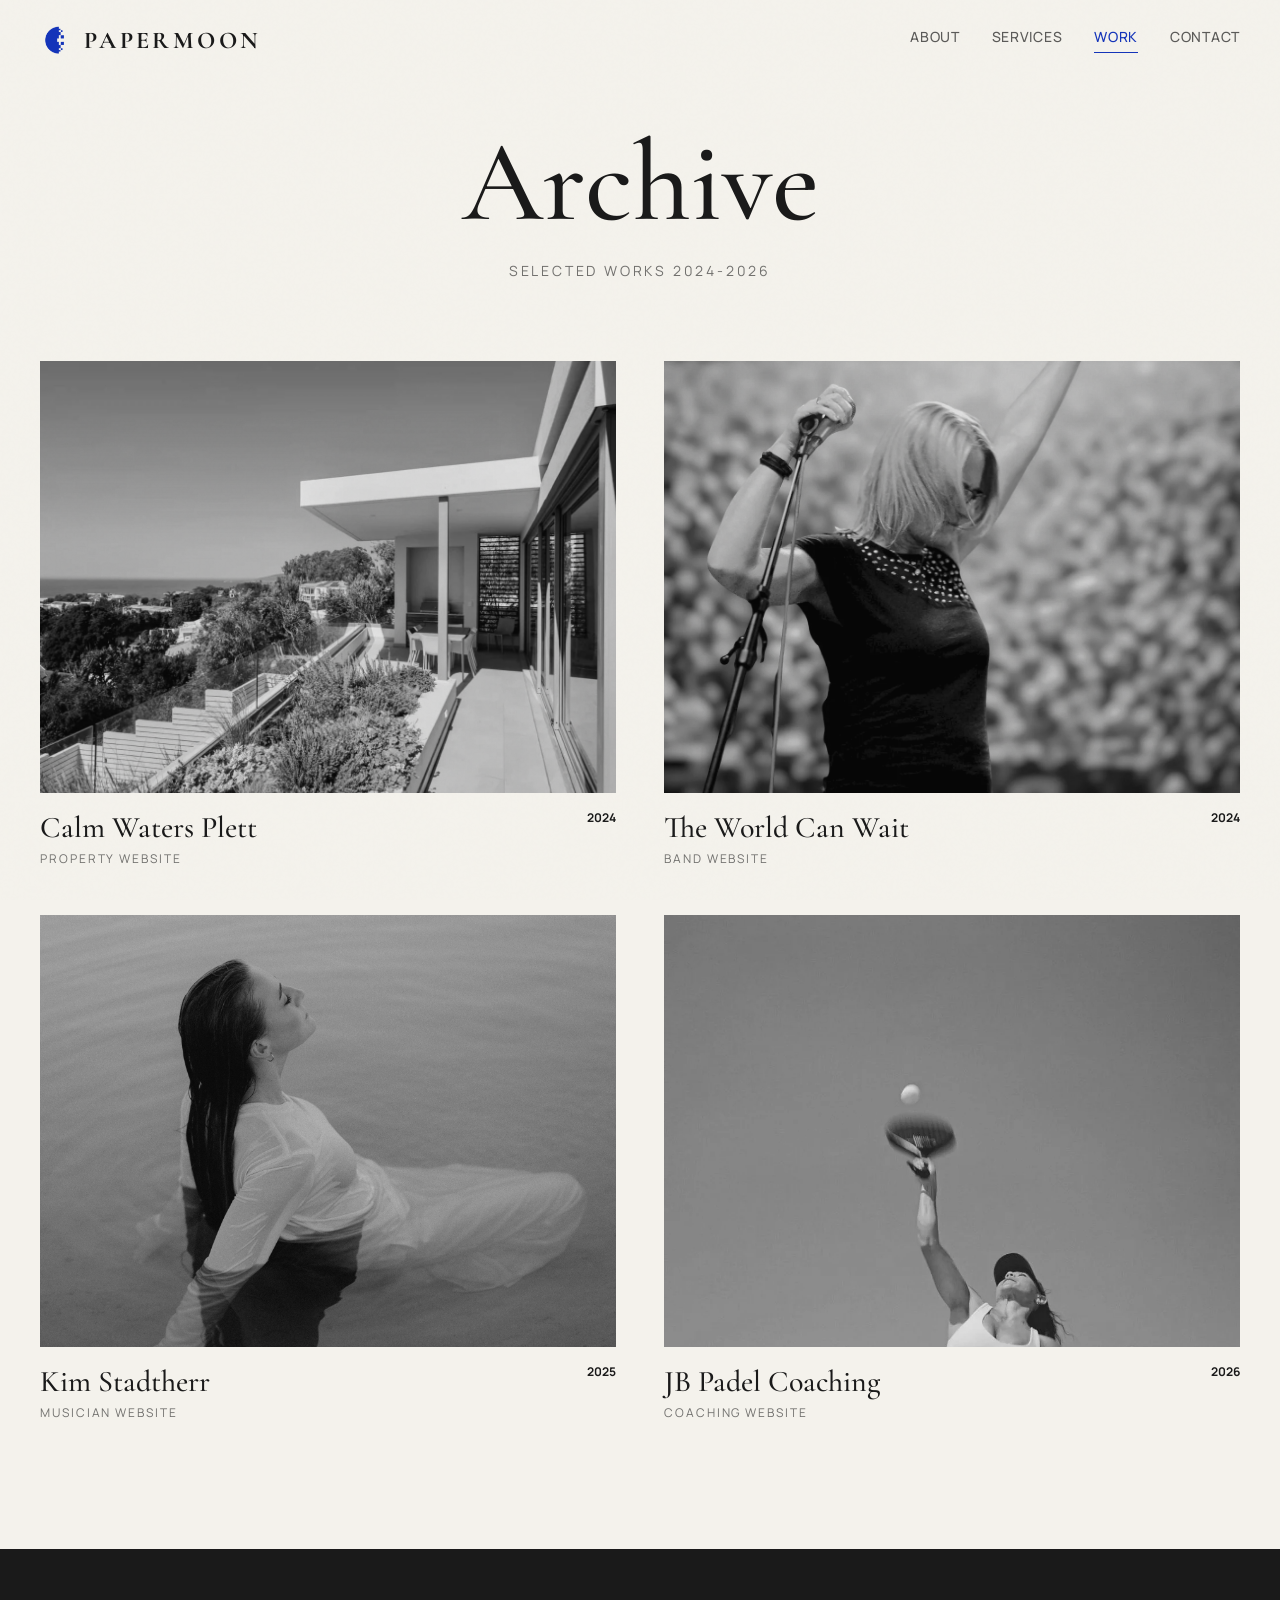
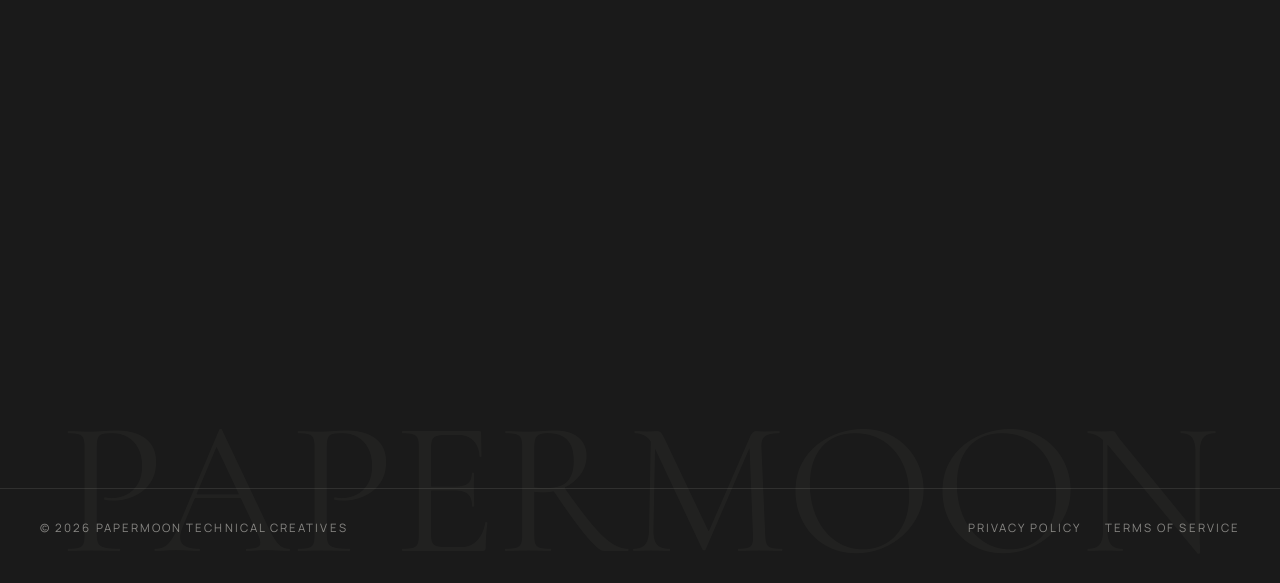
<file: work.html>
<!DOCTYPE html>
<html lang="en">
  <head>
    <meta charset="UTF-8" />
    <meta name="viewport" content="width=device-width, initial-scale=1.0" />
    <title>Work | Papermoon</title>
    <meta
      name="description"
      content="Browse selected Papermoon work across editorial websites, portfolios, corporate experiences, and agency projects."
    />
    <link rel="preconnect" href="https://fonts.googleapis.com" />
    <link rel="preconnect" href="https://fonts.gstatic.com" crossorigin />
    <link
      href="https://fonts.googleapis.com/css2?family=Cormorant+Garamond:ital,wght@0,300;0,400;0,500;0,600;0,700;1,400;1,600&family=Manrope:wght@300;400;500;600;700;800&display=swap"
      rel="stylesheet"
    />
    <script async src="https://www.googletagmanager.com/gtag/js?id=G-HJ17RWFWDP"></script>
    <script>
      window.dataLayer = window.dataLayer || [];
      function gtag() {
        dataLayer.push(arguments);
      }
      gtag("js", new Date());

      gtag("config", "G-HJ17RWFWDP");
    </script>
    <link rel="icon" type="image/png" href="./pics/Papermoon%20logo.png" />
    <link rel="stylesheet" href="styles.css" />
  </head>
  <body>
    <div class="site-noise" aria-hidden="true"></div>

    <header class="site-header is-light" id="top">
      <div class="container header-inner">
        <a class="brand" href="index.html#home" aria-label="Papermoon home">
          <img src="./pics/Papermoon%20logo.png" alt="Papermoon logo" class="brand-logo" />
          <span class="brand-text">Papermoon</span>
        </a>

        <nav class="site-nav" aria-label="Primary">
          <a href="about.html" data-nav-link="about">About</a>
          <a href="services.html" data-nav-link="services">Services</a>
          <a href="work.html" data-nav-link="work">Work</a>
          <a href="contact.html" data-nav-link="contact">Contact</a>
        </nav>

        <button
          class="mobile-menu-toggle"
          type="button"
          aria-label="Toggle menu"
          aria-expanded="false"
          aria-controls="mobile-menu"
        >
          <svg class="menu-icon menu-icon-open" viewBox="0 0 24 24" fill="none" aria-hidden="true">
            <path
              d="M4 7h16M4 12h16M4 17h16"
              stroke="currentColor"
              stroke-width="1.8"
              stroke-linecap="round"
            />
          </svg>
          <svg class="menu-icon menu-icon-close" viewBox="0 0 24 24" fill="none" aria-hidden="true">
            <path
              d="M6 6l12 12M18 6L6 18"
              stroke="currentColor"
              stroke-width="1.8"
              stroke-linecap="round"
            />
          </svg>
        </button>
      </div>
    </header>

    <div class="mobile-menu-backdrop" aria-hidden="true"></div>
    <aside class="mobile-menu" id="mobile-menu" aria-hidden="true">
      <nav class="mobile-menu-nav" aria-label="Mobile primary">
        <a href="about.html" class="mobile-menu-link" data-nav-link="about">About</a>
        <a href="services.html" class="mobile-menu-link" data-nav-link="services">Services</a>
        <a href="work.html" class="mobile-menu-link" data-nav-link="work">Work</a>
        <a href="contact.html" class="mobile-menu-link" data-nav-link="contact">Contact</a>
      </nav>
    </aside>

    <main class="page-shell">
      <div class="theme-section" data-theme="light">
        <section class="work-page" data-nav-section="work">
          <div class="container">
            <header class="work-page-header">
              <h1 class="work-page-title reveal-load">Archive</h1>
              <p class="work-page-subtitle reveal-load delay-1">Selected Works 2024-2026</p>
            </header>

            <section class="work-grid">
              <article class="work-card reveal-up" style="--reveal-delay: 0ms;">
                <a href="case-study.html?id=1">
                  <div class="work-card-media">
                    <div class="project-tint" aria-hidden="true"></div>
                    <img
                      src="./pics/sewell1.webp"
                      alt="Calm Waters Plett"
                    />
                    <div class="project-overlay">
                      <div class="project-meta">
                        <div>
                          <h3>Calm Waters Plett</h3>
                          <p>Web Design &amp; Dev</p>
                        </div>
                        <span class="project-arrow" aria-hidden="true">
                          <svg viewBox="0 0 24 24" fill="none">
                            <path
                              d="M7 17L17 7M9 7h8v8"
                              stroke="currentColor"
                              stroke-width="1.8"
                              stroke-linecap="round"
                              stroke-linejoin="round"
                            />
                          </svg>
                        </span>
                      </div>
                    </div>
                  </div>
                  <div class="work-card-meta">
                    <div>
                      <h2>Calm Waters Plett</h2>
                      <p>Property Website</p>
                    </div>
                    <span>2024</span>
                  </div>
                </a>
              </article>

              <article class="work-card reveal-up" style="--reveal-delay: 90ms;">
                <a href="case-study.html?id=2">
                  <div class="work-card-media">
                    <div class="project-tint" aria-hidden="true"></div>
                    <img
                      src="./pics/guitar.webp"
                      alt="The World Can Wait"
                    />
                    <div class="project-overlay">
                      <div class="project-meta">
                        <div>
                          <h3>The World Can Wait</h3>
                          <p>Band Website</p>
                        </div>
                        <span class="project-arrow" aria-hidden="true">
                          <svg viewBox="0 0 24 24" fill="none">
                            <path
                              d="M7 17L17 7M9 7h8v8"
                              stroke="currentColor"
                              stroke-width="1.8"
                              stroke-linecap="round"
                              stroke-linejoin="round"
                            />
                          </svg>
                        </span>
                      </div>
                    </div>
                  </div>
                  <div class="work-card-meta">
                    <div>
                      <h2>The World Can Wait</h2>
                      <p>Band Website</p>
                    </div>
                    <span>2024</span>
                  </div>
                </a>
              </article>

              <article class="work-card reveal-up" style="--reveal-delay: 180ms;">
                <a href="case-study.html?id=3">
                  <div class="work-card-media">
                    <div class="project-tint" aria-hidden="true"></div>
                    <img
                      src="./pics/kim1.webp"
                      alt="Kim Stadtherr"
                    />
                    <div class="project-overlay">
                      <div class="project-meta">
                        <div>
                          <h3>Kim Stadtherr</h3>
                          <p>Musician Website</p>
                        </div>
                        <span class="project-arrow" aria-hidden="true">
                          <svg viewBox="0 0 24 24" fill="none">
                            <path
                              d="M7 17L17 7M9 7h8v8"
                              stroke="currentColor"
                              stroke-width="1.8"
                              stroke-linecap="round"
                              stroke-linejoin="round"
                            />
                          </svg>
                        </span>
                      </div>
                    </div>
                  </div>
                  <div class="work-card-meta">
                    <div>
                      <h2>Kim Stadtherr</h2>
                      <p>Musician Website</p>
                    </div>
                    <span>2025</span>
                  </div>
                </a>
              </article>

              <article class="work-card reveal-up" style="--reveal-delay: 270ms;">
                <a href="case-study.html?id=4">
                  <div class="work-card-media">
                    <div class="project-tint" aria-hidden="true"></div>
                    <img
                      src="./pics/padel1.webp"
                      alt="JP Padel Coaching"
                    />
                    <div class="project-overlay">
                      <div class="project-meta">
                        <div>
                          <h3>JP Padel Coaching</h3>
                          <p>Coaching Website</p>
                        </div>
                        <span class="project-arrow" aria-hidden="true">
                          <svg viewBox="0 0 24 24" fill="none">
                            <path
                              d="M7 17L17 7M9 7h8v8"
                              stroke="currentColor"
                              stroke-width="1.8"
                              stroke-linecap="round"
                              stroke-linejoin="round"
                            />
                          </svg>
                        </span>
                      </div>
                    </div>
                  </div>
                  <div class="work-card-meta">
                    <div>
                      <h2>JB Padel Coaching</h2>
                      <p>Coaching Website</p>
                    </div>
                    <span>2026</span>
                  </div>
                </a>
              </article>
            </section>
          </div>
        </section>
      </div>
    </main>

    <div class="theme-section" data-theme="dark">
      <footer class="site-footer" id="contact">
        <div class="texture-noise footer-noise" aria-hidden="true"></div>
        <div class="container footer-inner">
          <div class="footer-top">
            <div class="footer-cta reveal-up">
              <h2>
                Let's create <br />
                something <span>extraordinary<span class="footer-period">.</span></span>
              </h2>
              <a class="footer-project-link" href="contact.html">
                <span>Start a project</span>
                <svg viewBox="0 0 24 24" fill="none" aria-hidden="true">
                  <path
                    d="M7 17L17 7M9 7h8v8"
                    stroke="currentColor"
                    stroke-width="1.8"
                    stroke-linecap="round"
                    stroke-linejoin="round"
                  />
                </svg>
              </a>
            </div>

            <div class="footer-links">
              <div class="footer-column reveal-up" style="--reveal-delay: 100ms;">
                <p>Menu</p>
                <ul>
                  <li><a href="index.html#home">Home</a></li>
                  <li><a href="about.html">About</a></li>
                  <li><a href="services.html">Services</a></li>
                  <li><a href="work.html">Work</a></li>
                </ul>
              </div>

              <div class="footer-column reveal-up" style="--reveal-delay: 180ms;">
                <p>Socials</p>
                <ul>
                  <li><a href="https://www.instagram.com/papermoonweb/">Instagram</a></li>
                  <li><a href="https://www.facebook.com/profile.php?id=61577559519115">Facebook</a></li>
                  <li><a href="https://wa.me/27833783848">WhatsApp</a></li>
                  <li><a href="mailto:kimstadtherr@gmail.com">Email</a></li>
                </ul>
              </div>
            </div>
          </div>

          <div class="footer-bottom">
            <p>&copy; <span id="year"></span> Papermoon Technical Creatives</p>
            <div class="footer-legal">
              <a href="privacy.html">Privacy Policy</a>
              <a href="terms.html">Terms of Service</a>
            </div>
          </div>

          <div class="footer-background-word" aria-hidden="true">PAPERMOON</div>
        </div>
      </footer>
    </div>

    <script src="script.js"></script>
  </body>
</html>
</file>
<file: styles.css>
:root {
  --color-brand-paper: #f4f2ec;
  --color-brand-charcoal: #1a1a1a;
  --color-brand-cobalt: #1434b9;
  --color-brand-gold: #d2b15c;
  --color-brand-muted: #666666;
  --color-brand-cream: #eae5d9;
  --font-serif: "Cormorant Garamond", serif;
  --font-sans: "Manrope", sans-serif;
  --container-width: min(1200px, calc(100vw - 3rem));
  --ease-out-expo: cubic-bezier(0.16, 1, 0.3, 1);
  --header-color: var(--color-brand-paper);
  --hero-parallax: 0px;
}

*,
*::before,
*::after {
  box-sizing: border-box;
}

html {
  scroll-behavior: smooth;
}

#home,
#about,
#services,
#work,
#contact {
  scroll-margin-top: 6rem;
}

body {
  margin: 0;
  background: var(--color-brand-paper);
  color: var(--color-brand-charcoal);
  font-family: var(--font-sans);
  -webkit-font-smoothing: antialiased;
  text-rendering: optimizeLegibility;
}

::selection {
  background: var(--color-brand-cobalt);
  color: #ffffff;
}

img {
  display: block;
  max-width: 100%;
}

a {
  color: inherit;
  text-decoration: none;
}

p,
h1,
h2,
h3 {
  margin: 0;
}

.container {
  width: var(--container-width);
  margin: 0 auto;
}

.page-shell {
  position: relative;
  overflow: clip;
}

.site-noise,
.texture-noise {
  background-image: url("data:image/svg+xml,%3Csvg viewBox='0 0 200 200' xmlns='http://www.w3.org/2000/svg'%3E%3Cfilter id='noiseFilter'%3E%3CfeTurbulence type='fractalNoise' baseFrequency='0.85' numOctaves='3' stitchTiles='stitch'/%3E%3C/filter%3E%3Crect width='100%25' height='100%25' filter='url(%23noiseFilter)' opacity='0.04'/%3E%3C/svg%3E");
}

.site-noise {
  position: fixed;
  inset: 0;
  z-index: 40;
  pointer-events: none;
  opacity: 0.25;
  mix-blend-mode: multiply;
}

.site-header {
  position: fixed;
  inset: 0 0 auto;
  z-index: 60;
  padding: 1.5rem 0;
  color: var(--header-color);
  transition: color 0.5s ease;
}

.site-header.is-light {
  --header-color: var(--color-brand-charcoal);
}

.site-header.is-dark {
  --header-color: var(--color-brand-paper);
}

.header-inner {
  display: flex;
  align-items: center;
  justify-content: space-between;
  gap: 1.5rem;
}

.brand {
  display: inline-flex;
  align-items: center;
  gap: 0.75rem;
}

.brand-logo {
  width: 2rem;
  height: 2rem;
  object-fit: contain;
  transition: transform 0.5s ease;
}

.brand:hover .brand-logo {
  transform: rotate(45deg);
}

.brand-text {
  font-family: var(--font-serif);
  font-size: 1.5rem;
  font-weight: 700;
  letter-spacing: 0.14em;
  text-transform: uppercase;
}

.site-nav {
  display: none;
  align-items: center;
  gap: 2rem;
}

.mobile-menu-toggle {
  position: relative;
  display: inline-flex;
  align-items: center;
  justify-content: center;
  width: 2.75rem;
  height: 2.75rem;
  padding: 0;
  border: 0;
  background: transparent;
  color: inherit;
  cursor: pointer;
  transition: color 0.5s ease;
}

.menu-icon {
  position: absolute;
  width: 1.5rem;
  height: 1.5rem;
  transition: opacity 0.25s ease, transform 0.25s ease;
}

.menu-icon-close {
  opacity: 0;
  transform: scale(0.8) rotate(-18deg);
}

.mobile-menu-toggle[aria-expanded="true"] .menu-icon-open {
  opacity: 0;
  transform: scale(0.8) rotate(18deg);
}

.mobile-menu-toggle[aria-expanded="true"] .menu-icon-close {
  opacity: 1;
  transform: scale(1) rotate(0deg);
}

.mobile-menu-backdrop {
  position: fixed;
  inset: 0;
  z-index: 45;
  background: rgba(26, 26, 26, 0.28);
  opacity: 0;
  pointer-events: none;
  transition: opacity 0.4s var(--ease-out-expo);
}

.mobile-menu {
  position: fixed;
  top: 0;
  right: 0;
  left: 0;
  bottom: 0;
  z-index: 50;
  width: 100vw;
  max-width: 100vw;
  padding: 7rem 1.5rem 2rem;
  background: var(--color-brand-charcoal);
  transform: translateX(100%);
  transition: transform 0.4s var(--ease-out-expo);
}

.mobile-menu-nav {
  display: flex;
  flex-direction: column;
  gap: 1.5rem;
}

.mobile-menu-link {
  color: rgba(244, 242, 236, 0.7);
  font-family: var(--font-sans);
  font-size: 1.25rem;
  font-weight: 500;
  letter-spacing: 0.12em;
  text-transform: uppercase;
  transition: color 0.3s ease;
}

.mobile-menu-link:hover {
  color: var(--color-brand-paper);
}

.mobile-menu-link.is-active {
  color: var(--color-brand-cobalt);
}

body.menu-open {
  overflow: hidden;
}

body.menu-open .site-header {
  --header-color: var(--color-brand-paper);
}

body.menu-open .mobile-menu-backdrop {
  opacity: 1;
  pointer-events: auto;
}

body.menu-open .mobile-menu {
  transform: translateX(0);
}

.site-nav a {
  position: relative;
  padding-bottom: 0.35rem;
  font-family: var(--font-sans);
  font-size: 14px;
  font-style: normal;
  font-weight: 500;
  line-height: 20px;
  letter-spacing: 0.7px;
  text-transform: uppercase;
  opacity: 0.7;
  transition: color 0.3s ease, opacity 0.3s ease;
}

.site-nav a::after {
  content: "";
  position: absolute;
  left: 0;
  right: 0;
  bottom: 0;
  height: 1px;
  background: var(--color-brand-cobalt);
  transform: scaleX(0);
  transform-origin: center;
  transition: transform 0.35s var(--ease-out-expo);
}

.site-nav a:hover,
.site-nav a.is-active {
  opacity: 1;
}

.site-nav a.is-active {
  color: var(--color-brand-cobalt);
}

.site-nav a.is-active::after {
  transform: scaleX(1);
}

.hero-section {
  position: relative;
  min-height: 100vh;
  display: flex;
  flex-direction: column;
  justify-content: center;
  overflow: hidden;
  padding: 5rem 0 4rem;
  background: var(--color-brand-charcoal);
}

.hero-background {
  position: absolute;
  inset: 0;
  overflow: hidden;
}

.hero-image-parallax {
  position: absolute;
  inset: -10% 0;
  transform: translate3d(0, var(--hero-parallax), 0);
  will-change: transform;
}

.hero-image-parallax img {
  width: 100%;
  height: 100%;
  object-fit: cover;
  filter: grayscale(1) contrast(1);
  opacity: 0.6;
  mix-blend-mode: luminosity;
}

.hero-noise {
  position: absolute;
  inset: 0;
  opacity: 0.3;
  mix-blend-mode: overlay;
}

.hero-radial {
  position: absolute;
  inset: 0;
  background: radial-gradient(circle at center, transparent 0%, var(--color-brand-charcoal) 100%);
  opacity: 0.7;
}

.hero-content {
  position: relative;
  z-index: 2;
  flex: 1;
  display: grid;
  place-items: center;
  padding-top: 5rem;
}

.hero-title-group {
  position: relative;
  display: flex;
  flex-direction: column;
  align-items: center;
  text-align: center;
  margin-top: 2rem;
}

.hero-strike {
  position: absolute;
  top: 50%;
  left: 50%;
  width: 0;
  height: 2px;
  background: var(--color-brand-charcoal);
  opacity: 0;
  transform: translate(-50%, -50%);
  transition: width 1s var(--ease-out-expo), opacity 1s var(--ease-out-expo);
  z-index: 3;
  pointer-events: none;
}

.hero-title-group:hover .hero-strike,
.hero-title-group.is-touch-active .hero-strike,
.hero-title-group:active .hero-strike {
  width: min(120vw, 80rem);
  opacity: 1;
}

.hero-line {
  font-family: var(--font-serif);
  font-weight: 500;
  font-size: clamp(5.5rem, 18vw, 15rem);
  line-height: 0.78;
  letter-spacing: -0.06em;
  color: var(--color-brand-paper);
  transition:
    transform 1s var(--ease-out-expo),
    color 1s var(--ease-out-expo),
    -webkit-text-stroke 1s var(--ease-out-expo);
}

.hero-line-top {
  z-index: 2;
}

.hero-line-bottom {
  margin-left: 15vw;
  line-height: 0.82;
}

.hero-title-group:hover .hero-line-top,
.hero-title-group.is-touch-active .hero-line-top,
.hero-title-group:active .hero-line-top {
  transform: translateX(-1.5rem);
  color: transparent;
  -webkit-text-stroke: 1px var(--color-brand-paper);
}

.hero-title-group:hover .hero-line-bottom,
.hero-title-group.is-touch-active .hero-line-bottom,
.hero-title-group:active .hero-line-bottom {
  transform: translateX(1.5rem);
}

.hero-moon {
  font-style: italic;
  font-weight: 300;
  color: var(--color-brand-cobalt);
  transition: color 1s var(--ease-out-expo);
}

.hero-title-group:hover .hero-moon,
.hero-title-group.is-touch-active .hero-moon,
.hero-title-group:active .hero-moon {
  color: var(--color-brand-paper);
}

.hero-footer {
  position: relative;
  z-index: 2;
  margin-top: 4rem;
}

.hero-meta-grid {
  display: grid;
  gap: 2rem;
  padding-top: 1.5rem;
  border-top: 1px solid rgba(244, 242, 236, 0.2);
}

.hero-meta-block {
  min-width: 0;
}

.eyebrow,
.section-kicker,
.footer-column p {
  font-size: 0.7rem;
  font-weight: 800;
  letter-spacing: 0.24em;
  text-transform: uppercase;
}

.eyebrow {
  color: var(--color-brand-paper);
}

.microcopy {
  margin-top: 0.85rem;
  max-width: 14rem;
  font-size: 0.74rem;
  line-height: 1.8;
  letter-spacing: 0.24em;
  text-transform: uppercase;
  color: rgba(244, 242, 236, 0.6);
}

.hero-meta-statement p {
  max-width: 30rem;
  font-family: var(--font-serif);
  font-size: clamp(1.6rem, 2.6vw, 2.1rem);
  line-height: 1.1;
  font-style: italic;
  color: var(--color-brand-paper);
}

.text-action {
  display: inline-flex;
  align-items: center;
  gap: 0.9rem;
  font-size: 0.75rem;
  font-weight: 800;
  letter-spacing: 0.18em;
  text-transform: uppercase;
}

.action-icon {
  display: inline-flex;
  align-items: center;
  justify-content: center;
  width: 2.7rem;
  height: 2.7rem;
  border-radius: 999px;
  flex: 0 0 auto;
  transition:
    background-color 0.35s ease,
    color 0.35s ease,
    border-color 0.35s ease,
    transform 0.35s ease;
}

.action-icon svg,
.project-arrow svg,
.footer-project-link svg {
  width: 1rem;
  height: 1rem;
}

.light-action {
  color: var(--color-brand-paper);
}

.light-action:hover,
.light-action.is-touch-active,
.light-action:active {
  color: var(--color-brand-cobalt);
}

.light-action .action-icon {
  border: 1px solid var(--color-brand-paper);
}

.light-action:hover .action-icon,
.light-action.is-touch-active .action-icon,
.light-action:active .action-icon {
  background: var(--color-brand-paper);
  color: var(--color-brand-charcoal);
  border-color: var(--color-brand-paper);
  transform: translateX(0.15rem);
}

.dark-action {
  color: var(--color-brand-charcoal);
}

.dark-action .action-icon {
  border: 1px solid var(--color-brand-charcoal);
}

.dark-action:hover .action-icon,
.dark-action.is-touch-active .action-icon,
.dark-action:active .action-icon {
  background: var(--color-brand-charcoal);
  color: var(--color-brand-paper);
  transform: translateX(0.15rem);
}

.marquee-shell {
  position: relative;
  z-index: 20;
}

.marquee-section {
  overflow: hidden;
  padding: 1.5rem 0;
  background: #dbd9d3;
  color: var(--color-brand-charcoal);
}

.marquee-track {
  display: flex;
  width: max-content;
  animation: marquee-scroll 20s linear infinite;
}

.marquee-group {
  display: flex;
  align-items: center;
  gap: 2rem;
  padding-right: 2rem;
  font-family: var(--font-serif);
  font-size: 36px;
  font-style: italic;
  font-weight: 400;
  line-height: 36px;
  text-transform: uppercase;
  white-space: nowrap;
}

.marquee-dot {
  font-size: 0.7em;
  color: #dbc472;
}

.services-section {
  padding-top: 8rem;
  padding-bottom: 8rem;
}

.services-page {
  min-height: 100vh;
  padding-top: 8rem;
  padding-bottom: 5rem;
}

.work-page {
  padding-top: 8rem;
  padding-bottom: 8rem;
}

.case-study-page {
  padding-top: 8rem;
  padding-bottom: 8rem;
}

.contact-page {
  min-height: 100vh;
  display: flex;
  flex-direction: column;
  padding-top: 8rem;
  padding-bottom: 8rem;
}

.contact-layout {
  width: min(1280px, calc(100vw - 3rem));
  margin: 0 auto;
  flex: 1;
  display: flex;
  flex-direction: column;
  gap: 5rem;
}

.contact-info {
  width: 100%;
  display: flex;
  flex-direction: column;
  justify-content: space-between;
  gap: 1rem;
}

.contact-copy {
  width: 100%;
}

.contact-title {
  margin-bottom: 2rem;
  font-family: var(--font-serif);
  font-size: clamp(4.5rem, 8vw, 8.5rem);
  line-height: 0.95;
  font-weight: 500;
}

.contact-title span {
  color: var(--color-brand-cobalt);
  font-style: italic;
}

.contact-intro {
  max-width: 22rem;
  margin-bottom: 1.5rem;
  font-family: var(--font-sans);
  font-size: 1.125rem;
  line-height: 1.7;
}

.contact-links {
  margin-bottom: 3rem;
}

.contact-email,
.contact-whatsapp {
  display: block;
  font-family: var(--font-serif);
  font-size: 2rem;
  transition: color 0.3s ease, font-style 0.3s ease;
}

.contact-email {
  margin-bottom: 0.5rem;
}

.contact-email:hover,
.contact-email:active,
.contact-email.is-touch-active,
.contact-whatsapp:hover,
.contact-whatsapp:active,
.contact-whatsapp.is-touch-active {
  color: var(--color-brand-cobalt);
  font-style: italic;
}

.contact-image {
  height: 250px;
  overflow: hidden;
}

.contact-image img {
  width: 100%;
  height: 100%;
  object-fit: cover;
  filter: grayscale(1);
  opacity: 0.6;
}

.contact-form-wrap {
  width: 100%;
}

.contact-form {
  display: grid;
  gap: 3rem;
  padding: 2rem;
  background: rgba(255, 255, 255, 0.5);
  border: 1px solid rgba(26, 26, 26, 0.1);
  box-shadow: 0 24px 50px rgba(26, 26, 26, 0.08);
  backdrop-filter: blur(10px);
  -webkit-backdrop-filter: blur(10px);
}

.contact-field {
  display: grid;
  gap: 1rem;
}

.contact-field label {
  color: rgba(26, 26, 26, 0.7);
  font-family: var(--font-sans);
  font-size: 0.75rem;
  letter-spacing: 0.16em;
  text-transform: uppercase;
}

.contact-field input,
.contact-field textarea {
  width: 100%;
  padding: 0.75rem 0;
  border: 0;
  border-bottom: 1px solid rgba(26, 26, 26, 0.3);
  background: transparent;
  border-radius: 0;
  color: var(--color-brand-charcoal);
  font-family: var(--font-serif);
  font-size: 1.25rem;
  line-height: 1.4;
  outline: none;
  transition: border-color 0.3s ease;
}

.contact-field textarea {
  resize: none;
}

.contact-field input:focus,
.contact-field textarea:focus {
  border-bottom-color: var(--color-brand-cobalt);
}

.contact-field input::placeholder,
.contact-field textarea::placeholder {
  color: rgba(26, 26, 26, 0.45);
}

.contact-submit {
  width: 100%;
  padding: 1.5rem;
  border: 0;
  background: var(--color-brand-charcoal);
  color: var(--color-brand-paper);
  font-family: var(--font-sans);
  font-size: 0.875rem;
  font-weight: 700;
  letter-spacing: 0.16em;
  text-transform: uppercase;
  cursor: pointer;
  transition: background-color 0.3s ease;
}

.contact-submit:hover,
.contact-submit:active {
  background: var(--color-brand-cobalt);
}

.contact-form-status {
  margin: -1rem 0 0;
  color: #1434b9;
  font-family: var(--font-sans);
  font-size: 0.85rem;
  font-weight: 600;
  letter-spacing: 0.04em;
  line-height: 1.6;
}

.case-study-back-link {
  display: inline-flex;
  align-items: center;
  gap: 0.5rem;
  margin-bottom: 3rem;
  font-family: var(--font-sans);
  font-size: 0.75rem;
  letter-spacing: 0.16em;
  text-transform: uppercase;
  transition: color 0.3s ease;
}

.case-study-back-link:hover {
  color: var(--color-brand-cobalt);
}

.case-study-back-link svg {
  width: 1rem;
  height: 1rem;
}

.case-study-header {
  display: grid;
  gap: 3rem;
  margin-bottom: 5rem;
}

.case-study-title {
  margin-bottom: 1.5rem;
  font-family: var(--font-serif);
  font-size: clamp(4rem, 8vw, 7rem);
  line-height: 0.95;
  font-weight: 500;
}

.case-study-title-link {
  display: inline-flex;
  align-items: center;
  transition: color 0.3s ease;
}

.case-study-title-link:hover,
.case-study-title-link:focus-visible {
  color: var(--color-brand-cobalt);
}

.case-study-title-link:focus-visible {
  outline: none;
}

.case-study-title-link.is-static {
  pointer-events: none;
}

.case-study-intro {
  max-width: 42rem;
  color: rgba(26, 26, 26, 0.8);
  font-family: var(--font-serif);
  font-size: clamp(1.6rem, 3vw, 2rem);
  font-style: italic;
  line-height: 1.3;
}

.case-study-meta {
  display: grid;
  grid-template-columns: repeat(2, minmax(0, 1fr));
  gap: 2rem;
  font-family: var(--font-sans);
  font-size: 0.875rem;
  letter-spacing: 0.14em;
  text-transform: uppercase;
}

.case-study-meta span {
  display: block;
  margin-bottom: 0.5rem;
  color: rgba(26, 26, 26, 0.5);
}

.case-study-meta strong {
  font-weight: 700;
  letter-spacing: normal;
}

.case-study-hero {
  width: 100%;
  height: 60vh;
  margin-bottom: 8rem;
  overflow: hidden;
}

.case-study-hero img {
  width: 100%;
  height: 100%;
  object-fit: cover;
}

.case-study-content {
  display: grid;
  gap: 3rem;
  margin-bottom: 8rem;
}

.case-study-challenge-title h2 {
  font-family: var(--font-serif);
  font-size: 2.5rem;
  font-weight: 500;
}

.case-study-copy {
  display: grid;
  gap: 1.5rem;
  color: rgba(26, 26, 26, 0.8);
  font-family: var(--font-sans);
  font-size: 1.125rem;
  line-height: 1.8;
}

.case-study-mockups {
  display: grid;
  gap: 2rem;
  margin-bottom: 8rem;
}

.case-study-mockup {
  aspect-ratio: 4 / 5;
  padding: 2rem;
}

.case-study-mockup img {
  width: 100%;
  height: 100%;
  object-fit: cover;
}

.case-study-mockup-light {
  background: var(--color-brand-cream);
}

.case-study-mockup-light img {
  opacity: 1;
}

.case-study-mockup-dark {
  background: var(--color-brand-charcoal);
}

.case-study-mockup-dark img {
  opacity: 1;
}

.case-study-impact {
  display: grid;
  gap: 2rem;
  padding-top: 4rem;
  border-top: 1px solid rgba(26, 26, 26, 0.2);
}

.case-study-impact-title h3 {
  font-family: var(--font-serif);
  font-size: 1.875rem;
  font-weight: 500;
}

.case-study-impact-stats {
  display: grid;
  grid-template-columns: repeat(2, minmax(0, 1fr));
  gap: 2rem;
  text-align: center;
}

.case-study-stat span {
  display: block;
  margin-bottom: 0.5rem;
  font-family: var(--font-serif);
  font-size: clamp(3rem, 7vw, 4.5rem);
  font-style: italic;
  line-height: 1;
}

.case-study-stat p {
  color: rgba(26, 26, 26, 0.6);
  font-family: var(--font-sans);
  font-size: 0.75rem;
  letter-spacing: 0.16em;
  text-transform: uppercase;
}

.work-page-header {
  margin-bottom: 5rem;
  text-align: center;
}

.work-page-title {
  margin-bottom: 1.5rem;
  font-family: var(--font-serif);
  font-size: clamp(4rem, 9vw, 7.5rem);
  font-weight: 500;
  line-height: 0.95;
}

.work-page-subtitle {
  color: rgba(26, 26, 26, 0.6);
  font-family: var(--font-sans);
  font-size: 0.875rem;
  line-height: 1.4;
  letter-spacing: 0.2em;
  text-transform: uppercase;
}

.work-grid {
  display: grid;
  gap: 3rem;
}

.work-card a {
  display: block;
  width: 100%;
}

.work-card-media {
  position: relative;
  overflow: hidden;
  aspect-ratio: 4 / 3;
  background: var(--color-brand-cream);
}

.work-card .project-tint {
  position: absolute;
  inset: 0;
  z-index: 1;
  background: rgba(20, 52, 185, 0.2);
  mix-blend-mode: multiply;
  opacity: 0;
  transition: opacity 0.5s ease;
}

.work-card-media img {
  width: 100%;
  height: 100%;
  object-fit: cover;
  filter: grayscale(1) saturate(0.75) contrast(0.95);
  transition: transform 0.7s ease, filter 0.7s ease;
}

.work-card:hover .work-card-media img,
.work-card:focus-within .work-card-media img,
.work-card.is-touch-active .work-card-media img,
.work-card:active .work-card-media img {
  transform: scale(1.05);
  filter: grayscale(0) saturate(1) contrast(1);
}

.work-card:hover .project-tint,
.work-card:focus-within .project-tint,
.work-card.is-touch-active .project-tint,
.work-card:active .project-tint {
  opacity: 1;
}

.work-card:hover .project-overlay,
.work-card:focus-within .project-overlay,
.work-card.is-touch-active .project-overlay,
.work-card:active .project-overlay {
  opacity: 1;
  transform: translateY(0);
}

.work-card-meta {
  display: flex;
  align-items: flex-start;
  justify-content: space-between;
  gap: 1rem;
  margin-top: 1rem;
}

.work-card-meta h2 {
  margin-bottom: 0.25rem;
  font-family: var(--font-serif);
  font-size: 1.875rem;
  font-weight: 500;
}

.work-card-meta p {
  color: rgba(26, 26, 26, 0.6);
  font-family: var(--font-sans);
  font-size: 0.75rem;
  letter-spacing: 0.16em;
  text-transform: uppercase;
}

.work-card-meta span {
  font-family: var(--font-sans);
  font-size: 0.75rem;
  font-weight: 700;
}

.services-page-header {
  display: flex;
  flex-direction: column;
  justify-content: space-between;
  gap: 2rem;
  margin-bottom: 6rem;
}

.services-page-title {
  font-family: var(--font-serif);
  font-size: clamp(4.5rem, 8vw, 8.5rem);
  line-height: 0.95;
  font-weight: 500;
}

.services-page-title span {
  color: #1434b9;
  font-style: italic;
}

.services-page-subtitle {
  max-width: 12.5rem;
  font-family: var(--font-sans);
  font-size: 0.875rem;
  line-height: 1.45;
  letter-spacing: 0.2em;
  text-transform: uppercase;
}

.services-page-grid {
  display: grid;
  gap: 4rem;
}

.service-card-head {
  display: flex;
  align-items: flex-end;
  justify-content: space-between;
  gap: 1rem;
  margin-bottom: 2rem;
  padding-bottom: 1rem;
  border-bottom: 1px solid var(--color-brand-charcoal);
}

.service-card-head h2 {
  color: #1a1a1a;
  font-family: var(--font-serif);
  font-size: clamp(2.5rem, 4vw, 3.5rem);
  font-weight: 500;
  line-height: 1;
  transition: color 0.3s ease;
}

.service-card-arrow {
  display: inline-flex;
  align-items: center;
  justify-content: center;
  opacity: 0;
  transform: translateY(0.5rem) rotate(-45deg);
  transition: opacity 0.3s ease, transform 0.3s ease;
}

.service-card-arrow svg {
  width: 20px;
  height: 20px;
}

.service-card:hover .service-card-head h2,
.service-card.is-touch-active .service-card-head h2,
.service-card:active .service-card-head h2 {
  color: #1434b9;
}

.service-card:hover .service-card-arrow,
.service-card.is-touch-active .service-card-arrow,
.service-card:active .service-card-arrow {
  opacity: 1;
  transform: translateY(0) rotate(-45deg);
}

.service-card-desc {
  max-width: 32rem;
  margin-bottom: 2rem;
  color: rgba(26, 26, 26, 0.8);
  font-family: var(--font-sans);
  font-size: 1.125rem;
  line-height: 1.7;
}

.service-card-features {
  display: grid;
  grid-template-columns: repeat(1, minmax(0, 1fr));
  gap: 1rem;
  margin: 0;
  padding: 0;
  list-style: none;
  color: rgba(26, 26, 26, 0.6);
  font-family: var(--font-sans);
  font-size: 0.75rem;
  letter-spacing: 0.16em;
  text-transform: uppercase;
}

.service-card-features li {
  display: flex;
  align-items: center;
  gap: 0.5rem;
}

.service-card-features span {
  display: block;
  width: 0.25rem;
  height: 0.25rem;
  border-radius: 999px;
  background: #1434b9;
  flex: 0 0 auto;
}

.services-quote-break {
  position: relative;
  display: flex;
  align-items: center;
  justify-content: center;
  width: 100%;
  min-height: 40vh;
  margin: 10rem 0 5rem;
  overflow: hidden;
  background: var(--color-brand-charcoal);
}

.services-quote-break img {
  position: absolute;
  inset: 0;
  width: 100%;
  height: 100%;
  object-fit: cover;
  opacity: 0.6;
  mix-blend-mode: luminosity;
}

.services-quote-overlay {
  position: relative;
  z-index: 1;
  display: flex;
  align-items: center;
  justify-content: center;
  padding: 2rem;
}

.services-quote-overlay h2 {
  max-width: 48rem;
  color: var(--color-brand-paper);
  font-family: var(--font-serif);
  font-size: clamp(2.5rem, 6vw, 4.5rem);
  font-style: italic;
  font-weight: 500;
  line-height: 1.08;
  text-align: center;
}

.services-layout {
  display: grid;
  gap: 3rem;
}

.services-copy {
  display: flex;
  flex-direction: column;
  justify-content: space-between;
  gap: 2rem;
}

.section-kicker {
  margin-bottom: 1.5rem;
  color: #1434b9;
  font-family: var(--font-sans);
  font-size: 12px;
  font-style: normal;
  font-weight: 500;
  line-height: 16px;
  letter-spacing: 3.6px;
  text-transform: uppercase;
}

.section-heading {
  max-width: 32rem;
  font-family: var(--font-serif);
  color: #1a1a1a;
  font-size: 36px;
  font-style: normal;
  font-weight: 400;
  line-height: 45px;
}

.services-list {
  display: grid;
  gap: 1.5rem;
  margin: 0;
  padding: 0;
  list-style: none;
}

.service-item {
  position: relative;
  overflow: hidden;
  padding-bottom: 1.5rem;
  border-bottom: 1px solid rgba(26, 26, 26, 0.2);
}

.service-item a {
  display: flex;
  align-items: center;
  gap: 1.5rem;
  font-family: var(--font-serif);
  color: #1a1a1a;
  font-size: 24px;
  font-style: normal;
  font-weight: 400;
  line-height: 28px;
  transition: font-style 0.3s ease;
}

.service-item:hover a,
.service-item.is-touch-active a,
.service-item:active a {
  font-style: italic;
}

.service-thumb {
  display: none;
  width: 5rem;
  height: 5rem;
  overflow: hidden;
  flex: 0 0 auto;
  background: rgba(26, 26, 26, 0.05);
}

.service-thumb img {
  width: 100%;
  height: 100%;
  object-fit: cover;
  transition: transform 0.7s ease;
}

.service-item:hover .service-thumb img,
.service-item.is-touch-active .service-thumb img,
.service-item:active .service-thumb img {
  transform: scale(1.1);
}

.featured-section {
  padding-top: 5rem;
  padding-bottom: 5rem;
}

.featured-header {
  display: flex;
  align-items: flex-end;
  justify-content: space-between;
  gap: 1rem;
  margin-bottom: 4rem;
}

.featured-header h2 {
  padding-right: 1rem;
  color: #1a1a1a;
  font-family: var(--font-serif);
  font-size: 60px;
  font-style: italic;
  font-weight: 500;
  line-height: 60px;
  letter-spacing: -2.4px;
}

.archive-link {
  display: none;
  padding-bottom: 0.25rem;
  border-bottom: 1px solid var(--color-brand-charcoal);
  color: #1a1a1a;
  font-family: var(--font-sans);
  font-size: 14px;
  font-style: normal;
  font-weight: 400;
  line-height: 20px;
  letter-spacing: 1.4px;
  text-transform: uppercase;
  transition: color 0.3s ease, border-color 0.3s ease;
}

.archive-link:hover {
  color: var(--color-brand-cobalt);
  border-color: var(--color-brand-cobalt);
}

.projects-grid {
  display: grid;
  gap: 1.5rem;
}

.project-card {
  position: relative;
}

.project-card a {
  position: relative;
  display: block;
  overflow: hidden;
  aspect-ratio: 4 / 5;
  border: 1px solid rgba(26, 26, 26, 0.1);
  background: var(--color-brand-cream);
  box-shadow: 0 18px 40px rgba(26, 26, 26, 0.08);
}

.project-card img {
  width: 100%;
  height: 100%;
  object-fit: cover;
  transition: transform 0.7s ease;
}

.project-tint {
  position: absolute;
  inset: 0;
  z-index: 1;
  background: rgba(20, 52, 185, 0.2);
  mix-blend-mode: multiply;
  opacity: 0;
  transition: opacity 0.5s ease;
}

.project-overlay {
  position: absolute;
  inset: auto 0 0;
  z-index: 2;
  padding: 1.5rem;
  padding-top: 5rem;
  background: linear-gradient(to top, rgba(26, 26, 26, 0.9), transparent);
  color: #ffffff;
  opacity: 0;
  transform: translateY(1rem);
  transition: all 0.3s ease;
}

.project-meta {
  display: flex;
  align-items: flex-end;
  justify-content: space-between;
  gap: 1rem;
}

.project-meta > div {
  flex: 1 1 auto;
  min-width: 0;
}

.project-card .project-meta {
  gap: 18px;
}

.project-card .project-meta > div {
  display: flex;
  flex-direction: column;
  gap: 5px;
}

.project-meta h3 {
  margin-bottom: 0.25rem;
  font-family: var(--font-serif);
  font-size: 1.5rem;
  line-height: 1;
  white-space: nowrap;
}

.project-meta p {
  font-family: var(--font-sans);
  font-size: 0.625rem;
  letter-spacing: 0.1em;
  text-transform: uppercase;
  color: rgba(244, 242, 236, 0.8);
}

.project-card .project-meta h3 {
  margin: 0;
  color: #fff;
  font-family: "Cormorant Garamond", serif;
  font-size: 30px;
  font-style: normal;
  font-weight: 500;
  line-height: 36px;
  letter-spacing: -0.75px;
  white-space: normal;
  text-wrap: balance;
}

.project-card .project-meta p {
  margin: 0;
  color: rgba(244, 242, 236, 0.8);
  font-family: Manrope, sans-serif;
  font-size: 10px;
  font-style: normal;
  font-weight: 400;
  line-height: 15px;
  letter-spacing: 1px;
  text-transform: uppercase;
}

.project-arrow {
  display: inline-flex;
  flex: 0 0 auto;
  width: 1.25rem;
  height: 1.25rem;
  margin-bottom: 0.25rem;
  transform: rotate(-45deg);
}

.project-card:hover img,
.project-card.is-touch-active img,
.project-card:active img {
  transform: scale(1.05);
}

.project-card:hover .project-tint,
.project-card:hover .project-overlay,
.project-card.is-touch-active .project-tint,
.project-card.is-touch-active .project-overlay,
.project-card:active .project-tint,
.project-card:active .project-overlay {
  opacity: 1;
}

.project-card:hover .project-overlay,
.project-card.is-touch-active .project-overlay,
.project-card:active .project-overlay {
  transform: translateY(0);
}

.testimonial-section {
  position: relative;
  overflow: hidden;
  padding: 10rem 0;
  background: #dbd9d3;
  color: var(--color-brand-charcoal);
}

.testimonial-ring {
  position: absolute;
  top: 0;
  right: 0;
  width: min(40vw, 31rem);
  aspect-ratio: 1;
  border: 1px solid rgba(26, 26, 26, 0.18);
  border-radius: 50%;
  transform: translate(50%, -50%);
}

.testimonial-content {
  position: relative;
  z-index: 1;
  max-width: 54rem;
  text-align: center;
}

.quote-badge {
  display: grid;
  place-items: center;
  width: 4rem;
  height: 4rem;
  margin: 0 auto 3rem;
  border: 1px solid #c5a84c;
  border-radius: 999px;
  color: #c5a84c;
  font-family: var(--font-serif);
  font-size: 2.75rem;
  font-style: italic;
}

.testimonial-content h3 {
  margin-bottom: 3rem;
  font-family: var(--font-serif);
  font-size: 30px;
  font-style: normal;
  font-weight: 500;
  line-height: 37.5px;
  letter-spacing: -1.5px;
  text-align: center;
}

.testimonial-author {
  display: flex;
  flex-direction: column;
  align-items: center;
  gap: 0.5rem;
  font-size: 0.85rem;
  letter-spacing: 0.14em;
  text-transform: uppercase;
  color: rgba(26, 26, 26, 0.58);
}

.testimonial-author span:first-child {
  color: var(--color-brand-charcoal);
}

.site-footer {
  position: relative;
  overflow: hidden;
  padding: 5rem 0 3rem;
  background: var(--color-brand-charcoal);
  color: var(--color-brand-paper);
}

.about-page {
  width: 100%;
  padding-top: 8rem;
  padding-bottom: 5rem;
  background: var(--color-brand-paper);
}

.about-header {
  margin-bottom: 8rem;
}

.about-title {
  margin-bottom: 3rem;
  font-family: var(--font-serif);
  font-size: clamp(4.5rem, 10vw, 9rem);
  line-height: 0.95;
  font-weight: 500;
}

.about-philosophy {
  padding-top: 3rem;
  border-top: 1px solid rgba(26, 26, 26, 0.2);
}

.about-philosophy-layout {
  display: flex;
  flex-direction: column;
  align-items: start;
}

.about-kicker {
  margin-bottom: 1.25rem;
  color: #1434b9;
  font-family: var(--font-sans);
  font-size: 0.875rem;
  font-weight: 500;
  letter-spacing: 0.2em;
  text-transform: uppercase;
}

.about-philosophy-copy {
  width: 100%;
  max-width: none;
}

.about-philosophy-intro {
  color: rgba(26, 26, 26, 0.86);
  font-family: var(--font-serif);
  font-size: clamp(1.75rem, 3vw, 2.6rem);
  line-height: 1.22;
}

.about-philosophy-intro + .about-philosophy-intro {
  margin-top: 1.25rem;
}

.about-philosophy-card {
  width: 100%;
  margin-top: 3rem;
  height: 150px;
  max-height: 150px;
  overflow: hidden;
  background: var(--color-brand-cream);
}

.about-philosophy-card img {
  display: block;
  width: 100%;
  height: 100%;
  object-fit: cover;
}

.about-process {
  margin-bottom: 5rem;
}

.about-process-layout {
  display: flex;
  flex-direction: column;
  gap: 3rem;
  align-items: flex-start;
}

.about-process-title-wrap {
  width: 100%;
}

.about-process-title {
  font-family: var(--font-serif);
  font-size: clamp(3.5rem, 7vw, 6rem);
  line-height: 0.95;
  font-weight: 500;
}

.about-process-title span {
  color: #1434b9;
  font-style: italic;
}

.about-process-steps {
  width: 100%;
}

.about-process-step {
  display: flex;
  flex-direction: column;
  gap: 1.5rem;
  padding-top: 2rem;
  border-top: 1px solid rgba(26, 26, 26, 0.2);
}

.about-process-step + .about-process-step {
  margin-top: 3rem;
}

.about-step-number {
  width: 3rem;
  flex: 0 0 auto;
  color: #1434b9;
  font-family: var(--font-sans);
  font-size: 0.75rem;
  font-weight: 700;
  letter-spacing: 0.18em;
  text-transform: uppercase;
}

.about-step-copy h3 {
  margin-bottom: 1rem;
  font-family: var(--font-serif);
  font-size: 2rem;
  font-weight: 500;
}

.about-step-copy p {
  max-width: 32rem;
  color: rgba(26, 26, 26, 0.8);
  font-family: var(--font-sans);
  line-height: 1.75;
}

.legal-page {
  width: 100%;
  padding-top: 8rem;
  padding-bottom: 5rem;
  background: var(--color-brand-paper);
}

.legal-header {
  margin-bottom: 4rem;
  padding-bottom: 3rem;
  border-bottom: 1px solid rgba(26, 26, 26, 0.2);
}

.legal-home-link {
  display: inline-flex;
  align-items: center;
  gap: 0.65rem;
  margin-bottom: 1.75rem;
  color: rgba(26, 26, 26, 0.7);
  font-family: var(--font-sans);
  font-size: 0.9rem;
  letter-spacing: 0.06em;
  text-transform: uppercase;
}

.legal-home-link:hover {
  color: #1434b9;
}

.legal-eyebrow {
  margin-bottom: 1rem;
  color: #1434b9;
  font-family: var(--font-sans);
  font-size: 0.875rem;
  font-weight: 500;
  letter-spacing: 0.2em;
  text-transform: uppercase;
}

.legal-title {
  margin-bottom: 1.5rem;
  font-family: var(--font-serif);
  font-size: clamp(4rem, 10vw, 8rem);
  line-height: 0.95;
  font-weight: 500;
}

.legal-intro {
  max-width: 42rem;
  color: rgba(26, 26, 26, 0.82);
  font-family: var(--font-serif);
  font-size: clamp(1.35rem, 2.5vw, 2rem);
  line-height: 1.28;
}

.legal-meta {
  margin-top: 1.5rem;
  color: rgba(26, 26, 26, 0.56);
  font-family: var(--font-sans);
  font-size: 0.9rem;
  line-height: 1.6;
}

.legal-grid {
  display: grid;
  gap: 2rem;
}

.legal-section {
  padding-top: 1.75rem;
  border-top: 1px solid rgba(26, 26, 26, 0.2);
}

.legal-section h2 {
  margin-bottom: 1rem;
  font-family: var(--font-serif);
  font-size: clamp(2rem, 4vw, 2.8rem);
  line-height: 1.02;
  font-weight: 500;
}

.legal-section p {
  max-width: 42rem;
  color: rgba(26, 26, 26, 0.78);
  font-family: var(--font-sans);
  line-height: 1.8;
}

.legal-section p + p {
  margin-top: 0.9rem;
}

.legal-section a {
  color: #1434b9;
}

.legal-section a:hover {
  color: var(--color-brand-charcoal);
}

.footer-noise {
  position: absolute;
  inset: 0;
  opacity: 0.1;
  mix-blend-mode: overlay;
  pointer-events: none;
}

.footer-inner {
  position: relative;
  z-index: 1;
}

.footer-top {
  display: grid;
  gap: 3rem;
  margin-bottom: 8rem;
}

.footer-cta h2 {
  margin-bottom: 2rem;
  color: #f4f2ec;
  font-family: var(--font-serif);
  font-size: 48px;
  font-style: normal;
  font-weight: 500;
  line-height: 60px;
  letter-spacing: -1.8px;
}

.footer-cta h2 > span {
  display: block;
  color: #1434b9;
  font-style: italic;
  font-weight: 500;
}

.footer-cta .footer-period {
  display: inline;
  color: #f4f2ec;
  font-style: normal;
}

.footer-project-link {
  display: inline-flex;
  align-items: center;
  gap: 0.6rem;
  padding-bottom: 0.45rem;
  border-bottom: 1px solid rgba(244, 242, 236, 0.3);
  font-size: 0.82rem;
  letter-spacing: 0.16em;
  text-transform: uppercase;
  transition: border-color 0.3s ease;
}

.footer-project-link:hover {
  border-color: rgba(244, 242, 236, 1);
}

.footer-project-link svg {
  width: 1rem;
  height: 1rem;
}

.footer-links {
  display: grid;
  grid-template-columns: repeat(2, minmax(0, 1fr));
  gap: 2rem;
  font-size: 0.95rem;
}

.footer-column p {
  margin-bottom: 1rem;
  color: rgba(244, 242, 236, 0.5);
}

.footer-column ul {
  display: grid;
  gap: 0.9rem;
  margin: 0;
  padding: 0;
  list-style: none;
}

.footer-column a {
  transition: color 0.3s ease;
}

.footer-column a:hover {
  color: var(--color-brand-cobalt);
}

.footer-bottom {
  position: relative;
  display: flex;
  flex-direction: column;
  align-items: center;
  justify-content: space-between;
  gap: 1rem;
  padding-top: 2rem;
  font-size: 0.72rem;
  letter-spacing: 0.18em;
  text-transform: uppercase;
  color: rgba(244, 242, 236, 0.5);
}

.footer-bottom::before {
  content: "";
  position: absolute;
  top: 0;
  left: 50%;
  width: min(1280px, calc(100% + 8rem));
  border-top: 1px solid rgba(244, 242, 236, 0.1);
  transform: translateX(-50%);
}

.footer-legal {
  display: flex;
  flex-wrap: wrap;
  justify-content: center;
  gap: 1.5rem;
}

.footer-legal a {
  transition: color 0.3s ease;
}

.footer-legal a:hover {
  color: var(--color-brand-paper);
}

.footer-background-word {
  position: absolute;
  left: 50%;
  bottom: -4vw;
  transform: translateX(-50%);
  color: rgba(244, 242, 236, 0.03);
  font-family: var(--font-serif);
  font-size: 15vw;
  line-height: 1;
  white-space: nowrap;
  pointer-events: none;
  user-select: none;
}

.reveal-load,
.reveal-up,
.reveal-right {
  opacity: 0;
  will-change: transform, opacity;
}

.reveal-load {
  transform: translateY(1.8rem);
  animation: reveal-load 1.2s var(--ease-out-expo) forwards;
}

.delay-1 {
  animation-delay: 0.1s;
}

.delay-2 {
  animation-delay: 0.6s;
}

.reveal-up {
  transform: translateY(1.8rem);
  transition:
    transform 0.8s var(--ease-out-expo),
    opacity 0.8s var(--ease-out-expo);
  transition-delay: var(--reveal-delay, 0ms);
}

.reveal-right {
  transform: translateX(1.25rem);
  transition:
    transform 0.6s var(--ease-out-expo),
    opacity 0.6s var(--ease-out-expo);
  transition-delay: var(--reveal-delay, 0ms);
}

.is-visible {
  opacity: 1;
  transform: translate3d(0, 0, 0);
}

@keyframes reveal-load {
  from {
    opacity: 0;
    transform: translateY(1.8rem);
  }

  to {
    opacity: 1;
    transform: translateY(0);
  }
}

@keyframes marquee-scroll {
  from {
    transform: translateX(0);
  }

  to {
    transform: translateX(-50%);
  }
}

@media (min-width: 640px) {
  .service-thumb {
    display: block;
  }

  .mobile-menu {
    left: auto;
    width: 20rem;
    max-width: 100vw;
  }

  .projects-grid {
    grid-template-columns: repeat(2, minmax(0, 1fr));
  }

  .work-grid {
    grid-template-columns: repeat(2, minmax(0, 1fr));
    gap: 3rem;
  }

  .service-card-features {
    grid-template-columns: repeat(2, minmax(0, 1fr));
    column-gap: 1.25rem;
  }
}

@media (min-width: 768px) {
  :root {
    --container-width: min(1200px, calc(100vw - 4.5rem));
  }

  .site-nav {
    display: flex;
  }

  .section-heading {
    font-size: 48px;
    line-height: 60px;
  }

  .marquee-group {
    font-size: 48px;
    line-height: 48px;
  }

  .service-item a {
    font-size: 36px;
    line-height: 40px;
  }

  .featured-header h2 {
    font-size: 96px;
    line-height: 96px;
  }

  .testimonial-content h3 {
    font-size: 60px;
    line-height: 75px;
  }

  .footer-cta h2 {
    font-size: 72px;
    line-height: 90px;
  }

  .mobile-menu-toggle,
  .mobile-menu,
  .mobile-menu-backdrop {
    display: none;
  }

  .hero-section {
    padding-top: 5rem;
    padding-bottom: 5rem;
  }

  .hero-title-group:hover .hero-strike,
  .hero-title-group.is-touch-active .hero-strike,
  .hero-title-group:active .hero-strike {
    width: 80vw;
  }

  .hero-title-group:hover .hero-line-top,
  .hero-title-group.is-touch-active .hero-line-top,
  .hero-title-group:active .hero-line-top {
    transform: translateX(-3rem);
    -webkit-text-stroke: 2px var(--color-brand-paper);
  }

  .hero-title-group:hover .hero-line-bottom,
  .hero-title-group.is-touch-active .hero-line-bottom,
  .hero-title-group:active .hero-line-bottom {
    transform: translateX(3rem);
  }

  .hero-meta-grid {
    grid-template-columns: repeat(12, minmax(0, 1fr));
    align-items: start;
  }

  .hero-meta-grid > :nth-child(1) {
    grid-column: span 3;
  }

  .hero-meta-grid > :nth-child(2) {
    grid-column: span 6;
    display: flex;
    justify-content: center;
  }

  .hero-meta-grid > :nth-child(3) {
    grid-column: span 3;
    display: flex;
    justify-content: flex-end;
  }

  .hero-meta-statement p {
    text-align: center;
  }

  .services-layout {
    grid-template-columns: repeat(12, minmax(0, 1fr));
    gap: 3rem;
  }

  .services-page-header {
    flex-direction: row;
    align-items: flex-end;
  }

  .services-copy {
    grid-column: span 5;
  }

  .services-list-wrap {
    grid-column: 7 / span 6;
  }

  .archive-link {
    display: inline-flex;
  }

  .projects-grid {
    grid-template-columns: repeat(4, minmax(0, 1fr));
    gap: 2rem;
  }

  .services-page-grid {
    grid-template-columns: repeat(2, minmax(0, 1fr));
    column-gap: 6rem;
    row-gap: 4rem;
  }

  .footer-top {
    grid-template-columns: minmax(0, 1.2fr) minmax(0, 0.8fr);
    gap: 6rem;
  }

  .footer-bottom {
    flex-direction: row;
  }

  .contact-layout {
    width: min(1280px, calc(100vw - 4.5rem));
    flex-direction: row;
    gap: 5rem;
  }

  .contact-info,
  .contact-form-wrap {
    width: 50%;
  }

  .contact-form-wrap {
    padding-top: 3rem;
  }

  .contact-image {
    height: 300px;
  }

  .contact-form {
    padding: 3rem;
  }

  .case-study-header {
    grid-template-columns: repeat(12, minmax(0, 1fr));
    align-items: end;
  }

  .case-study-title-wrap {
    grid-column: span 8;
  }

  .case-study-meta {
    grid-column: span 4;
  }

  .case-study-hero {
    height: 80vh;
  }

  .case-study-content {
    grid-template-columns: repeat(12, minmax(0, 1fr));
  }

  .case-study-challenge-title {
    grid-column: span 4;
  }

  .case-study-copy {
    grid-column: span 8;
  }

  .case-study-mockups {
    grid-template-columns: repeat(2, minmax(0, 1fr));
  }

  .case-study-mockup-dark {
    margin-top: 6rem;
  }

  .case-study-impact {
    grid-template-columns: repeat(4, minmax(0, 1fr));
    align-items: start;
  }

  .case-study-impact-title {
    grid-column: span 1;
  }

  .case-study-impact-stats {
    grid-column: span 3;
    grid-template-columns: repeat(3, minmax(0, 1fr));
  }

  .legal-grid {
    grid-template-columns: repeat(2, minmax(0, 1fr));
    column-gap: 4rem;
    row-gap: 2.5rem;
  }

  .about-philosophy-card {
    margin-top: 3.25rem;
  }

  .about-process-layout {
    flex-direction: row;
    gap: 3rem;
  }

  .about-process-title-wrap {
    position: sticky;
    top: 8rem;
    width: 33.333%;
  }

  .about-process-steps {
    width: 66.667%;
  }

  .about-process-step {
    flex-direction: row;
    gap: 2rem;
  }
}

@media (prefers-reduced-motion: reduce) {
  html {
    scroll-behavior: auto;
  }

  .hero-image-parallax,
  .marquee-track,
  .reveal-load,
  .reveal-up,
  .reveal-right,
  .site-nav a::after,
  .brand-logo,
  .hero-strike,
  .hero-line,
  .hero-moon,
  .service-thumb img,
  .project-card img,
  .project-overlay,
  .project-tint,
  .action-icon,
  .mobile-menu,
  .mobile-menu-backdrop,
  .menu-icon {
    animation: none !important;
    transition: none !important;
  }

  .reveal-load,
  .reveal-up,
  .reveal-right {
    opacity: 1;
    transform: none;
  }
}
</file>
